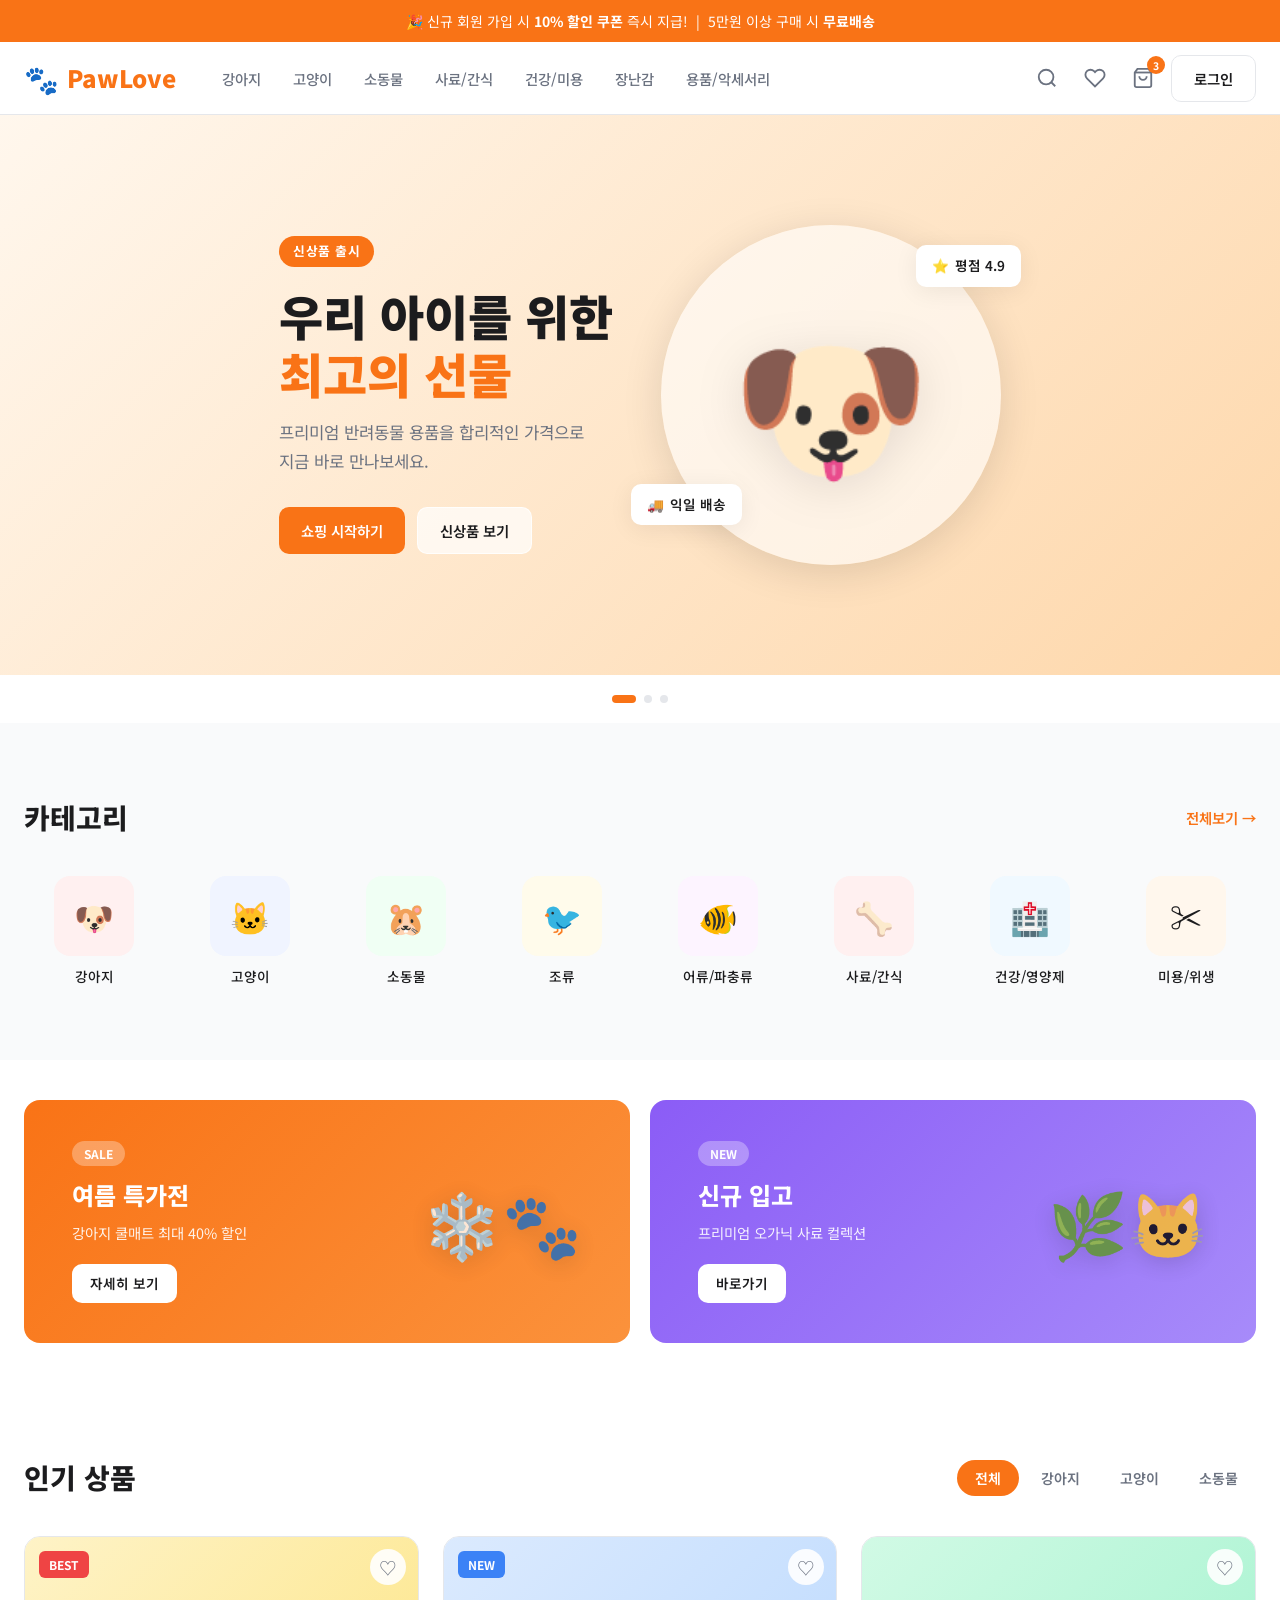
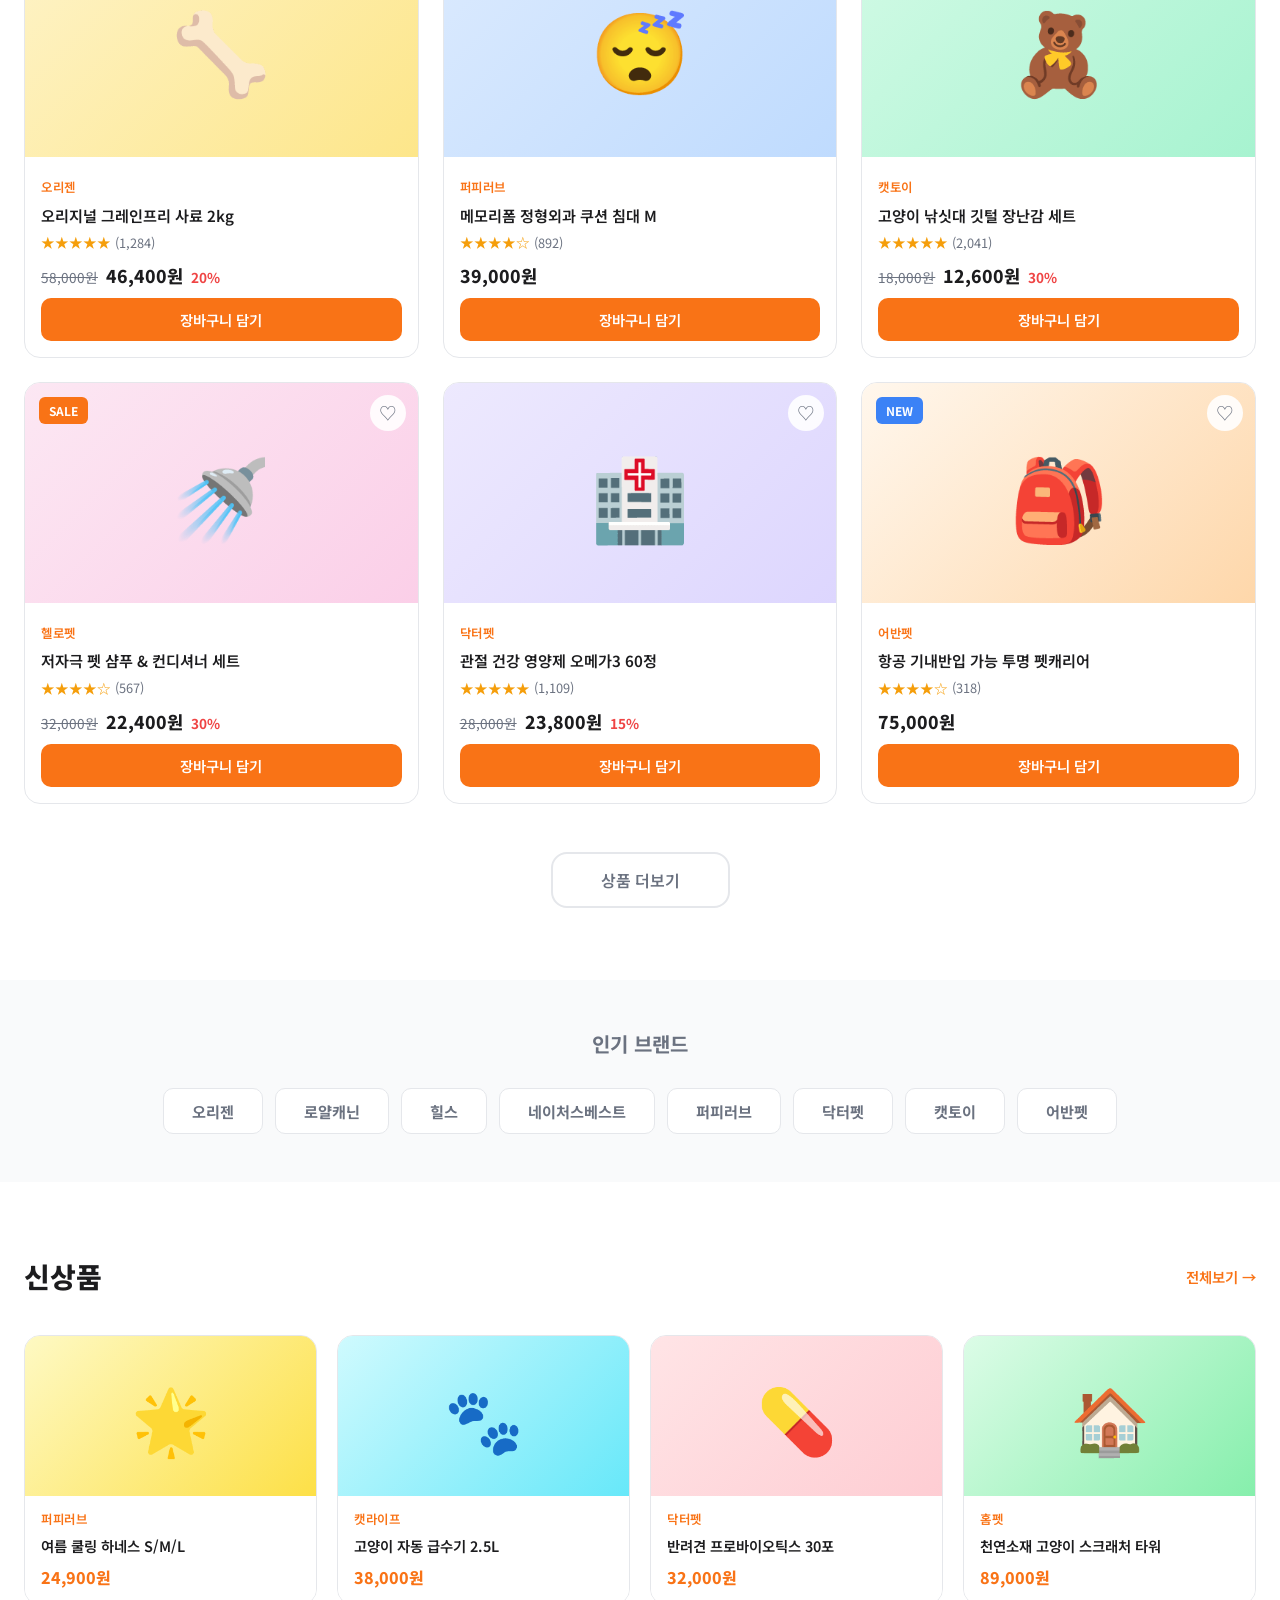
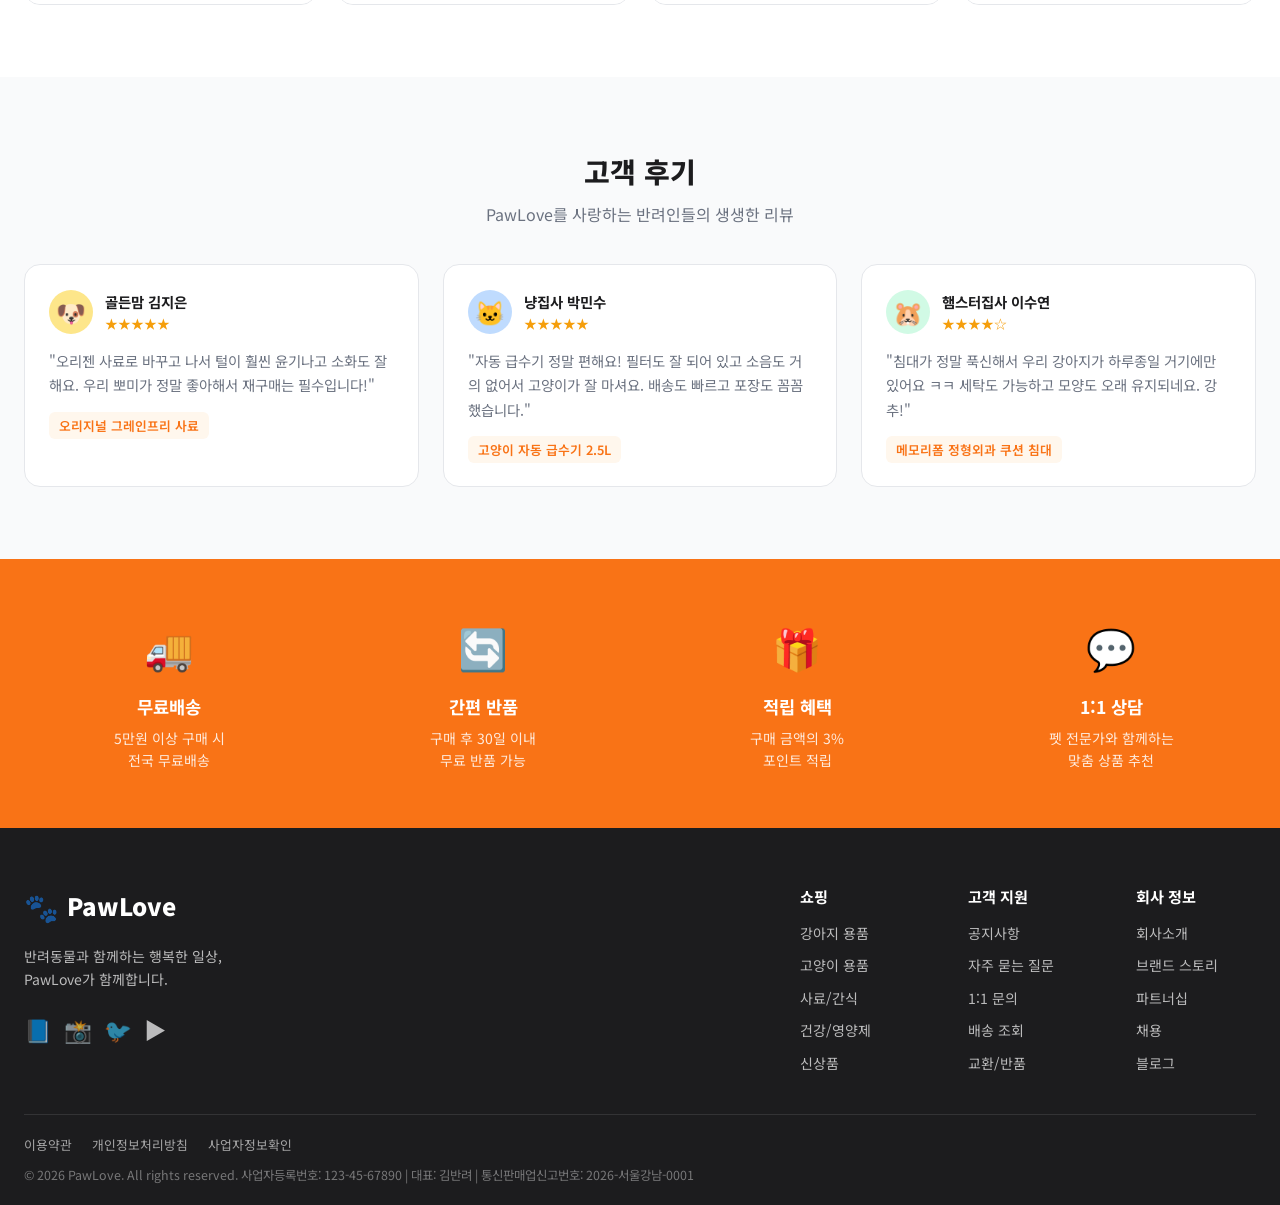
<file: index.html>
<!DOCTYPE html>
<html lang="ko">
<head>
  <meta charset="UTF-8" />
  <meta name="viewport" content="width=device-width, initial-scale=1.0" />
  <title>PawLove - 반려동물 전문 쇼핑몰</title>
  <link rel="stylesheet" href="style.css" />
  <link href="https://fonts.googleapis.com/css2?family=Noto+Sans+KR:wght@300;400;500;700;900&display=swap" rel="stylesheet" />
</head>
<body>

  <!-- 상단 공지 배너 -->
  <div class="top-banner">
    <p>🎉 신규 회원 가입 시 <strong>10% 할인 쿠폰</strong> 즉시 지급! &nbsp;|&nbsp; 5만원 이상 구매 시 <strong>무료배송</strong></p>
  </div>

  <!-- 헤더 -->
  <header class="header">
    <div class="container header-inner">
      <a href="#" class="logo">
        <span class="logo-icon">🐾</span>
        <span class="logo-text">PawLove</span>
      </a>

      <nav class="nav">
        <a href="#">강아지</a>
        <a href="#">고양이</a>
        <a href="#">소동물</a>
        <a href="#">사료/간식</a>
        <a href="#">건강/미용</a>
        <a href="#">장난감</a>
        <a href="#">용품/악세서리</a>
      </nav>

      <div class="header-actions">
        <button class="icon-btn" title="검색">
          <svg width="22" height="22" viewBox="0 0 24 24" fill="none" stroke="currentColor" stroke-width="2"><circle cx="11" cy="11" r="8"/><path d="m21 21-4.35-4.35"/></svg>
        </button>
        <button class="icon-btn" title="찜목록">
          <svg width="22" height="22" viewBox="0 0 24 24" fill="none" stroke="currentColor" stroke-width="2"><path d="M20.84 4.61a5.5 5.5 0 0 0-7.78 0L12 5.67l-1.06-1.06a5.5 5.5 0 0 0-7.78 7.78l1.06 1.06L12 21.23l7.78-7.78 1.06-1.06a5.5 5.5 0 0 0 0-7.78z"/></svg>
        </button>
        <button class="icon-btn cart-btn" title="장바구니">
          <svg width="22" height="22" viewBox="0 0 24 24" fill="none" stroke="currentColor" stroke-width="2"><path d="M6 2 3 6v14a2 2 0 0 0 2 2h14a2 2 0 0 0 2-2V6l-3-4z"/><line x1="3" y1="6" x2="21" y2="6"/><path d="M16 10a4 4 0 0 1-8 0"/></svg>
          <span class="cart-count">3</span>
        </button>
        <a href="#" class="btn btn-outline">로그인</a>
      </div>
    </div>
  </header>

  <!-- 히어로 섹션 -->
  <section class="hero">
    <div class="hero-slides">
      <div class="hero-slide active" style="background: linear-gradient(135deg, #fff7ed 0%, #fed7aa 100%);">
        <div class="container hero-content">
          <div class="hero-text">
            <span class="hero-badge">신상품 출시</span>
            <h1>우리 아이를 위한<br /><span class="highlight">최고의 선물</span></h1>
            <p>프리미엄 반려동물 용품을 합리적인 가격으로<br />지금 바로 만나보세요.</p>
            <div class="hero-btns">
              <a href="#" class="btn btn-primary">쇼핑 시작하기</a>
              <a href="#" class="btn btn-ghost">신상품 보기</a>
            </div>
          </div>
          <div class="hero-image">
            <div class="hero-img-wrapper">
              <div class="floating-card card-1">
                <span>⭐</span> 평점 4.9
              </div>
              <div class="floating-card card-2">
                <span>🚚</span> 익일 배송
              </div>
              <div class="pet-emoji-hero">🐶</div>
            </div>
          </div>
        </div>
      </div>
    </div>

    <div class="hero-dots">
      <span class="dot active"></span>
      <span class="dot"></span>
      <span class="dot"></span>
    </div>
  </section>

  <!-- 카테고리 섹션 -->
  <section class="section categories-section">
    <div class="container">
      <div class="section-header">
        <h2>카테고리</h2>
        <a href="#" class="view-all">전체보기 →</a>
      </div>
      <div class="categories-grid">
        <a href="#" class="category-card">
          <div class="category-icon" style="background:#fff0f0;">🐶</div>
          <span>강아지</span>
        </a>
        <a href="#" class="category-card">
          <div class="category-icon" style="background:#f0f4ff;">🐱</div>
          <span>고양이</span>
        </a>
        <a href="#" class="category-card">
          <div class="category-icon" style="background:#f0fff4;">🐹</div>
          <span>소동물</span>
        </a>
        <a href="#" class="category-card">
          <div class="category-icon" style="background:#fffbeb;">🐦</div>
          <span>조류</span>
        </a>
        <a href="#" class="category-card">
          <div class="category-icon" style="background:#fdf4ff;">🐠</div>
          <span>어류/파충류</span>
        </a>
        <a href="#" class="category-card">
          <div class="category-icon" style="background:#fff0f0;">🦴</div>
          <span>사료/간식</span>
        </a>
        <a href="#" class="category-card">
          <div class="category-icon" style="background:#f0f9ff;">🏥</div>
          <span>건강/영양제</span>
        </a>
        <a href="#" class="category-card">
          <div class="category-icon" style="background:#fff7ed;">✂️</div>
          <span>미용/위생</span>
        </a>
      </div>
    </div>
  </section>

  <!-- 프로모션 배너 -->
  <section class="promo-banners">
    <div class="container">
      <div class="promo-grid">
        <div class="promo-card promo-orange">
          <div class="promo-text">
            <span class="promo-tag">SALE</span>
            <h3>여름 특가전</h3>
            <p>강아지 쿨매트 최대 40% 할인</p>
            <a href="#" class="btn btn-white">자세히 보기</a>
          </div>
          <div class="promo-emoji">❄️🐾</div>
        </div>
        <div class="promo-card promo-purple">
          <div class="promo-text">
            <span class="promo-tag">NEW</span>
            <h3>신규 입고</h3>
            <p>프리미엄 오가닉 사료 컬렉션</p>
            <a href="#" class="btn btn-white">바로가기</a>
          </div>
          <div class="promo-emoji">🌿🐱</div>
        </div>
      </div>
    </div>
  </section>

  <!-- 인기 상품 -->
  <section class="section products-section">
    <div class="container">
      <div class="section-header">
        <h2>인기 상품</h2>
        <div class="tab-group">
          <button class="tab active">전체</button>
          <button class="tab">강아지</button>
          <button class="tab">고양이</button>
          <button class="tab">소동물</button>
        </div>
      </div>

      <div class="products-grid">

        <div class="product-card">
          <div class="product-img" style="background: linear-gradient(135deg, #fef3c7, #fde68a);">
            <div class="product-emoji">🦴</div>
            <span class="badge badge-hot">BEST</span>
            <button class="wish-btn">♡</button>
          </div>
          <div class="product-info">
            <span class="product-brand">오리젠</span>
            <h3 class="product-name">오리지널 그레인프리 사료 2kg</h3>
            <div class="product-rating">
              <span class="stars">★★★★★</span>
              <span class="review-count">(1,284)</span>
            </div>
            <div class="product-price">
              <span class="original-price">58,000원</span>
              <span class="sale-price">46,400원</span>
              <span class="discount-rate">20%</span>
            </div>
          </div>
          <button class="btn btn-primary add-cart">장바구니 담기</button>
        </div>

        <div class="product-card">
          <div class="product-img" style="background: linear-gradient(135deg, #dbeafe, #bfdbfe);">
            <div class="product-emoji">😴</div>
            <span class="badge badge-new">NEW</span>
            <button class="wish-btn">♡</button>
          </div>
          <div class="product-info">
            <span class="product-brand">퍼피러브</span>
            <h3 class="product-name">메모리폼 정형외과 쿠션 침대 M</h3>
            <div class="product-rating">
              <span class="stars">★★★★☆</span>
              <span class="review-count">(892)</span>
            </div>
            <div class="product-price">
              <span class="sale-price">39,000원</span>
            </div>
          </div>
          <button class="btn btn-primary add-cart">장바구니 담기</button>
        </div>

        <div class="product-card">
          <div class="product-img" style="background: linear-gradient(135deg, #d1fae5, #a7f3d0);">
            <div class="product-emoji">🧸</div>
            <button class="wish-btn">♡</button>
          </div>
          <div class="product-info">
            <span class="product-brand">캣토이</span>
            <h3 class="product-name">고양이 낚싯대 깃털 장난감 세트</h3>
            <div class="product-rating">
              <span class="stars">★★★★★</span>
              <span class="review-count">(2,041)</span>
            </div>
            <div class="product-price">
              <span class="original-price">18,000원</span>
              <span class="sale-price">12,600원</span>
              <span class="discount-rate">30%</span>
            </div>
          </div>
          <button class="btn btn-primary add-cart">장바구니 담기</button>
        </div>

        <div class="product-card">
          <div class="product-img" style="background: linear-gradient(135deg, #fce7f3, #fbcfe8);">
            <div class="product-emoji">🚿</div>
            <span class="badge badge-sale">SALE</span>
            <button class="wish-btn">♡</button>
          </div>
          <div class="product-info">
            <span class="product-brand">헬로펫</span>
            <h3 class="product-name">저자극 펫 샴푸 & 컨디셔너 세트</h3>
            <div class="product-rating">
              <span class="stars">★★★★☆</span>
              <span class="review-count">(567)</span>
            </div>
            <div class="product-price">
              <span class="original-price">32,000원</span>
              <span class="sale-price">22,400원</span>
              <span class="discount-rate">30%</span>
            </div>
          </div>
          <button class="btn btn-primary add-cart">장바구니 담기</button>
        </div>

        <div class="product-card">
          <div class="product-img" style="background: linear-gradient(135deg, #ede9fe, #ddd6fe);">
            <div class="product-emoji">🏥</div>
            <button class="wish-btn">♡</button>
          </div>
          <div class="product-info">
            <span class="product-brand">닥터펫</span>
            <h3 class="product-name">관절 건강 영양제 오메가3 60정</h3>
            <div class="product-rating">
              <span class="stars">★★★★★</span>
              <span class="review-count">(1,109)</span>
            </div>
            <div class="product-price">
              <span class="original-price">28,000원</span>
              <span class="sale-price">23,800원</span>
              <span class="discount-rate">15%</span>
            </div>
          </div>
          <button class="btn btn-primary add-cart">장바구니 담기</button>
        </div>

        <div class="product-card">
          <div class="product-img" style="background: linear-gradient(135deg, #fff7ed, #fed7aa);">
            <div class="product-emoji">🎒</div>
            <span class="badge badge-new">NEW</span>
            <button class="wish-btn">♡</button>
          </div>
          <div class="product-info">
            <span class="product-brand">어반펫</span>
            <h3 class="product-name">항공 기내반입 가능 투명 펫캐리어</h3>
            <div class="product-rating">
              <span class="stars">★★★★☆</span>
              <span class="review-count">(318)</span>
            </div>
            <div class="product-price">
              <span class="sale-price">75,000원</span>
            </div>
          </div>
          <button class="btn btn-primary add-cart">장바구니 담기</button>
        </div>

      </div>

      <div class="load-more-wrap">
        <button class="btn btn-outline-large">상품 더보기</button>
      </div>
    </div>
  </section>

  <!-- 브랜드 파트너 -->
  <section class="brands-section">
    <div class="container">
      <h2 class="brands-title">인기 브랜드</h2>
      <div class="brands-strip">
        <div class="brand-item">오리젠</div>
        <div class="brand-item">로얄캐닌</div>
        <div class="brand-item">힐스</div>
        <div class="brand-item">네이처스베스트</div>
        <div class="brand-item">퍼피러브</div>
        <div class="brand-item">닥터펫</div>
        <div class="brand-item">캣토이</div>
        <div class="brand-item">어반펫</div>
      </div>
    </div>
  </section>

  <!-- 신상품 섹션 -->
  <section class="section new-arrivals">
    <div class="container">
      <div class="section-header">
        <h2>신상품</h2>
        <a href="#" class="view-all">전체보기 →</a>
      </div>
      <div class="new-arrivals-grid">

        <div class="new-arrival-card">
          <div class="na-img" style="background:linear-gradient(135deg,#fef9c3,#fde047);">
            <div class="na-emoji">🌟</div>
          </div>
          <div class="na-info">
            <span class="product-brand">퍼피러브</span>
            <h4>여름 쿨링 하네스 S/M/L</h4>
            <span class="na-price">24,900원</span>
          </div>
        </div>

        <div class="new-arrival-card">
          <div class="na-img" style="background:linear-gradient(135deg,#cffafe,#67e8f9);">
            <div class="na-emoji">🐾</div>
          </div>
          <div class="na-info">
            <span class="product-brand">캣라이프</span>
            <h4>고양이 자동 급수기 2.5L</h4>
            <span class="na-price">38,000원</span>
          </div>
        </div>

        <div class="new-arrival-card">
          <div class="na-img" style="background:linear-gradient(135deg,#ffe4e6,#fecdd3);">
            <div class="na-emoji">💊</div>
          </div>
          <div class="na-info">
            <span class="product-brand">닥터펫</span>
            <h4>반려견 프로바이오틱스 30포</h4>
            <span class="na-price">32,000원</span>
          </div>
        </div>

        <div class="new-arrival-card">
          <div class="na-img" style="background:linear-gradient(135deg,#dcfce7,#86efac);">
            <div class="na-emoji">🏠</div>
          </div>
          <div class="na-info">
            <span class="product-brand">홈펫</span>
            <h4>천연소재 고양이 스크래처 타워</h4>
            <span class="na-price">89,000원</span>
          </div>
        </div>

      </div>
    </div>
  </section>

  <!-- 고객 후기 -->
  <section class="section reviews-section">
    <div class="container">
      <div class="section-header center">
        <h2>고객 후기</h2>
        <p>PawLove를 사랑하는 반려인들의 생생한 리뷰</p>
      </div>
      <div class="reviews-grid">

        <div class="review-card">
          <div class="review-top">
            <div class="reviewer-avatar" style="background:#fde68a;">🐶</div>
            <div>
              <strong>골든맘 김지은</strong>
              <div class="stars small">★★★★★</div>
            </div>
          </div>
          <p class="review-text">"오리젠 사료로 바꾸고 나서 털이 훨씬 윤기나고 소화도 잘 해요. 우리 뽀미가 정말 좋아해서 재구매는 필수입니다!"</p>
          <span class="review-product">오리지널 그레인프리 사료</span>
        </div>

        <div class="review-card">
          <div class="review-top">
            <div class="reviewer-avatar" style="background:#bfdbfe;">🐱</div>
            <div>
              <strong>냥집사 박민수</strong>
              <div class="stars small">★★★★★</div>
            </div>
          </div>
          <p class="review-text">"자동 급수기 정말 편해요! 필터도 잘 되어 있고 소음도 거의 없어서 고양이가 잘 마셔요. 배송도 빠르고 포장도 꼼꼼했습니다."</p>
          <span class="review-product">고양이 자동 급수기 2.5L</span>
        </div>

        <div class="review-card">
          <div class="review-top">
            <div class="reviewer-avatar" style="background:#d1fae5;">🐹</div>
            <div>
              <strong>햄스터집사 이수연</strong>
              <div class="stars small">★★★★☆</div>
            </div>
          </div>
          <p class="review-text">"침대가 정말 푹신해서 우리 강아지가 하루종일 거기에만 있어요 ㅋㅋ 세탁도 가능하고 모양도 오래 유지되네요. 강추!"</p>
          <span class="review-product">메모리폼 정형외과 쿠션 침대</span>
        </div>

      </div>
    </div>
  </section>

  <!-- 혜택 섹션 -->
  <section class="benefits-section">
    <div class="container">
      <div class="benefits-grid">
        <div class="benefit-item">
          <div class="benefit-icon">🚚</div>
          <h4>무료배송</h4>
          <p>5만원 이상 구매 시<br />전국 무료배송</p>
        </div>
        <div class="benefit-item">
          <div class="benefit-icon">🔄</div>
          <h4>간편 반품</h4>
          <p>구매 후 30일 이내<br />무료 반품 가능</p>
        </div>
        <div class="benefit-item">
          <div class="benefit-icon">🎁</div>
          <h4>적립 혜택</h4>
          <p>구매 금액의 3%<br />포인트 적립</p>
        </div>
        <div class="benefit-item">
          <div class="benefit-icon">💬</div>
          <h4>1:1 상담</h4>
          <p>펫 전문가와 함께하는<br />맞춤 상품 추천</p>
        </div>
      </div>
    </div>
  </section>

  <!-- 푸터 -->
  <footer class="footer">
    <div class="container">
      <div class="footer-top">
        <div class="footer-brand">
          <a href="#" class="logo">
            <span class="logo-icon">🐾</span>
            <span class="logo-text" style="color:#fff;">PawLove</span>
          </a>
          <p>반려동물과 함께하는 행복한 일상,<br />PawLove가 함께합니다.</p>
          <div class="social-links">
            <a href="#">📘</a>
            <a href="#">📸</a>
            <a href="#">🐦</a>
            <a href="#">▶️</a>
          </div>
        </div>

        <div class="footer-links">
          <div class="footer-col">
            <h5>쇼핑</h5>
            <a href="#">강아지 용품</a>
            <a href="#">고양이 용품</a>
            <a href="#">사료/간식</a>
            <a href="#">건강/영양제</a>
            <a href="#">신상품</a>
          </div>
          <div class="footer-col">
            <h5>고객 지원</h5>
            <a href="#">공지사항</a>
            <a href="#">자주 묻는 질문</a>
            <a href="#">1:1 문의</a>
            <a href="#">배송 조회</a>
            <a href="#">교환/반품</a>
          </div>
          <div class="footer-col">
            <h5>회사 정보</h5>
            <a href="#">회사소개</a>
            <a href="#">브랜드 스토리</a>
            <a href="#">파트너십</a>
            <a href="#">채용</a>
            <a href="#">블로그</a>
          </div>
        </div>
      </div>

      <div class="footer-bottom">
        <div class="footer-legal">
          <a href="#">이용약관</a>
          <a href="#">개인정보처리방침</a>
          <a href="#">사업자정보확인</a>
        </div>
        <p class="copyright">© 2026 PawLove. All rights reserved. 사업자등록번호: 123-45-67890 | 대표: 김반려 | 통신판매업신고번호: 2026-서울강남-0001</p>
      </div>
    </div>
  </footer>

  <script src="script.js"></script>
</body>
</html>
</file>
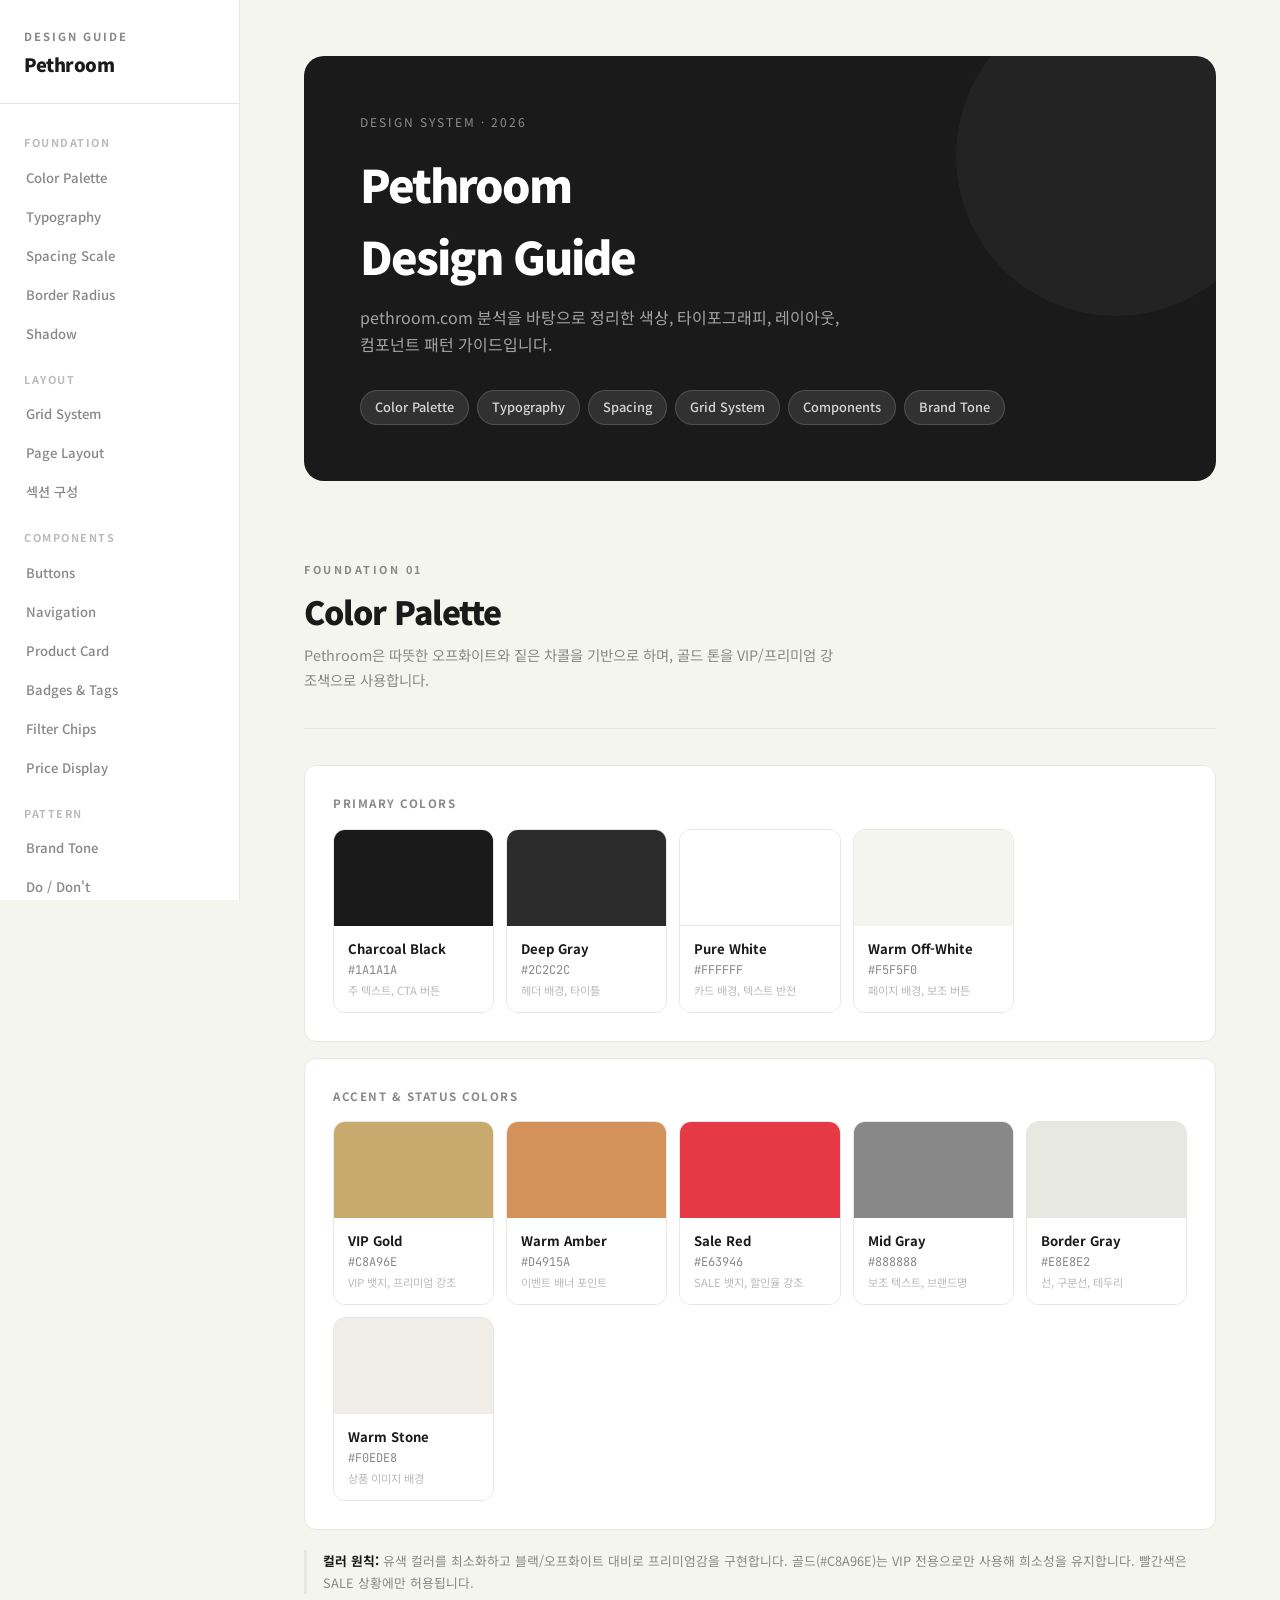
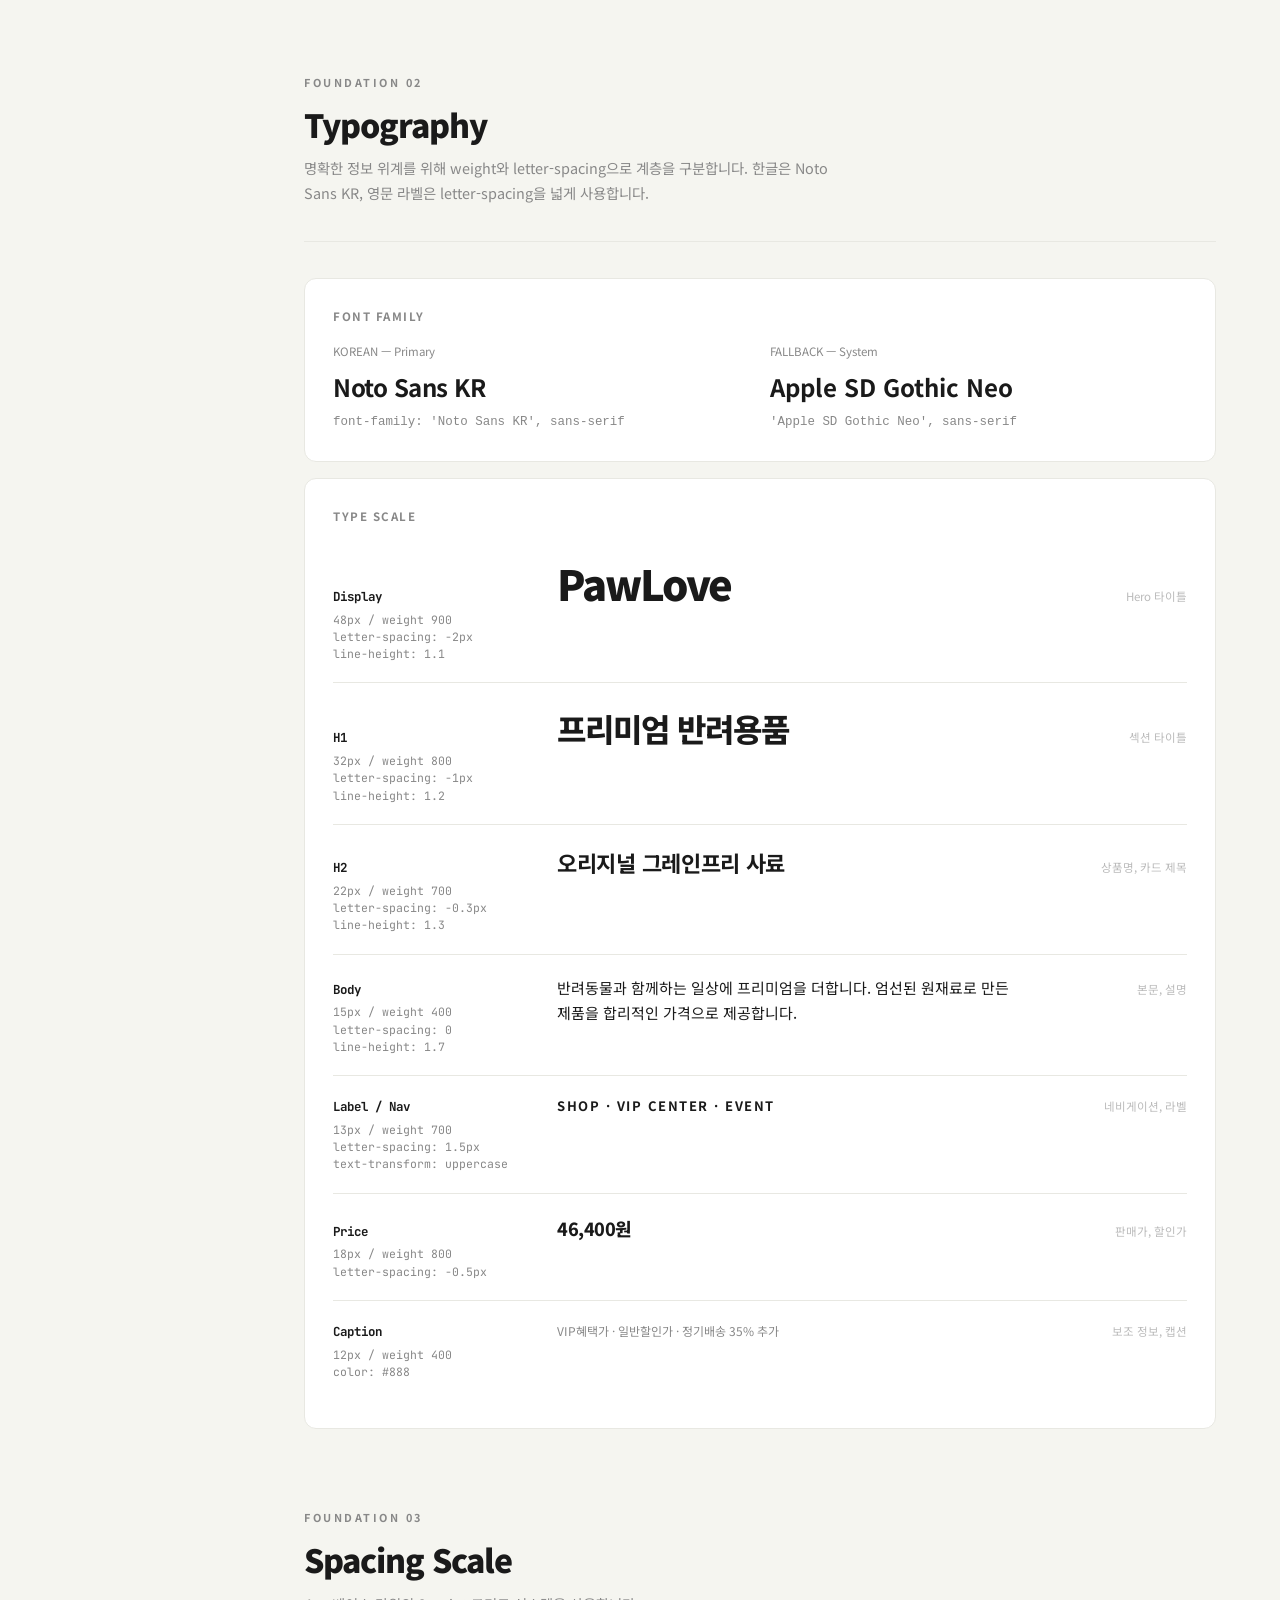
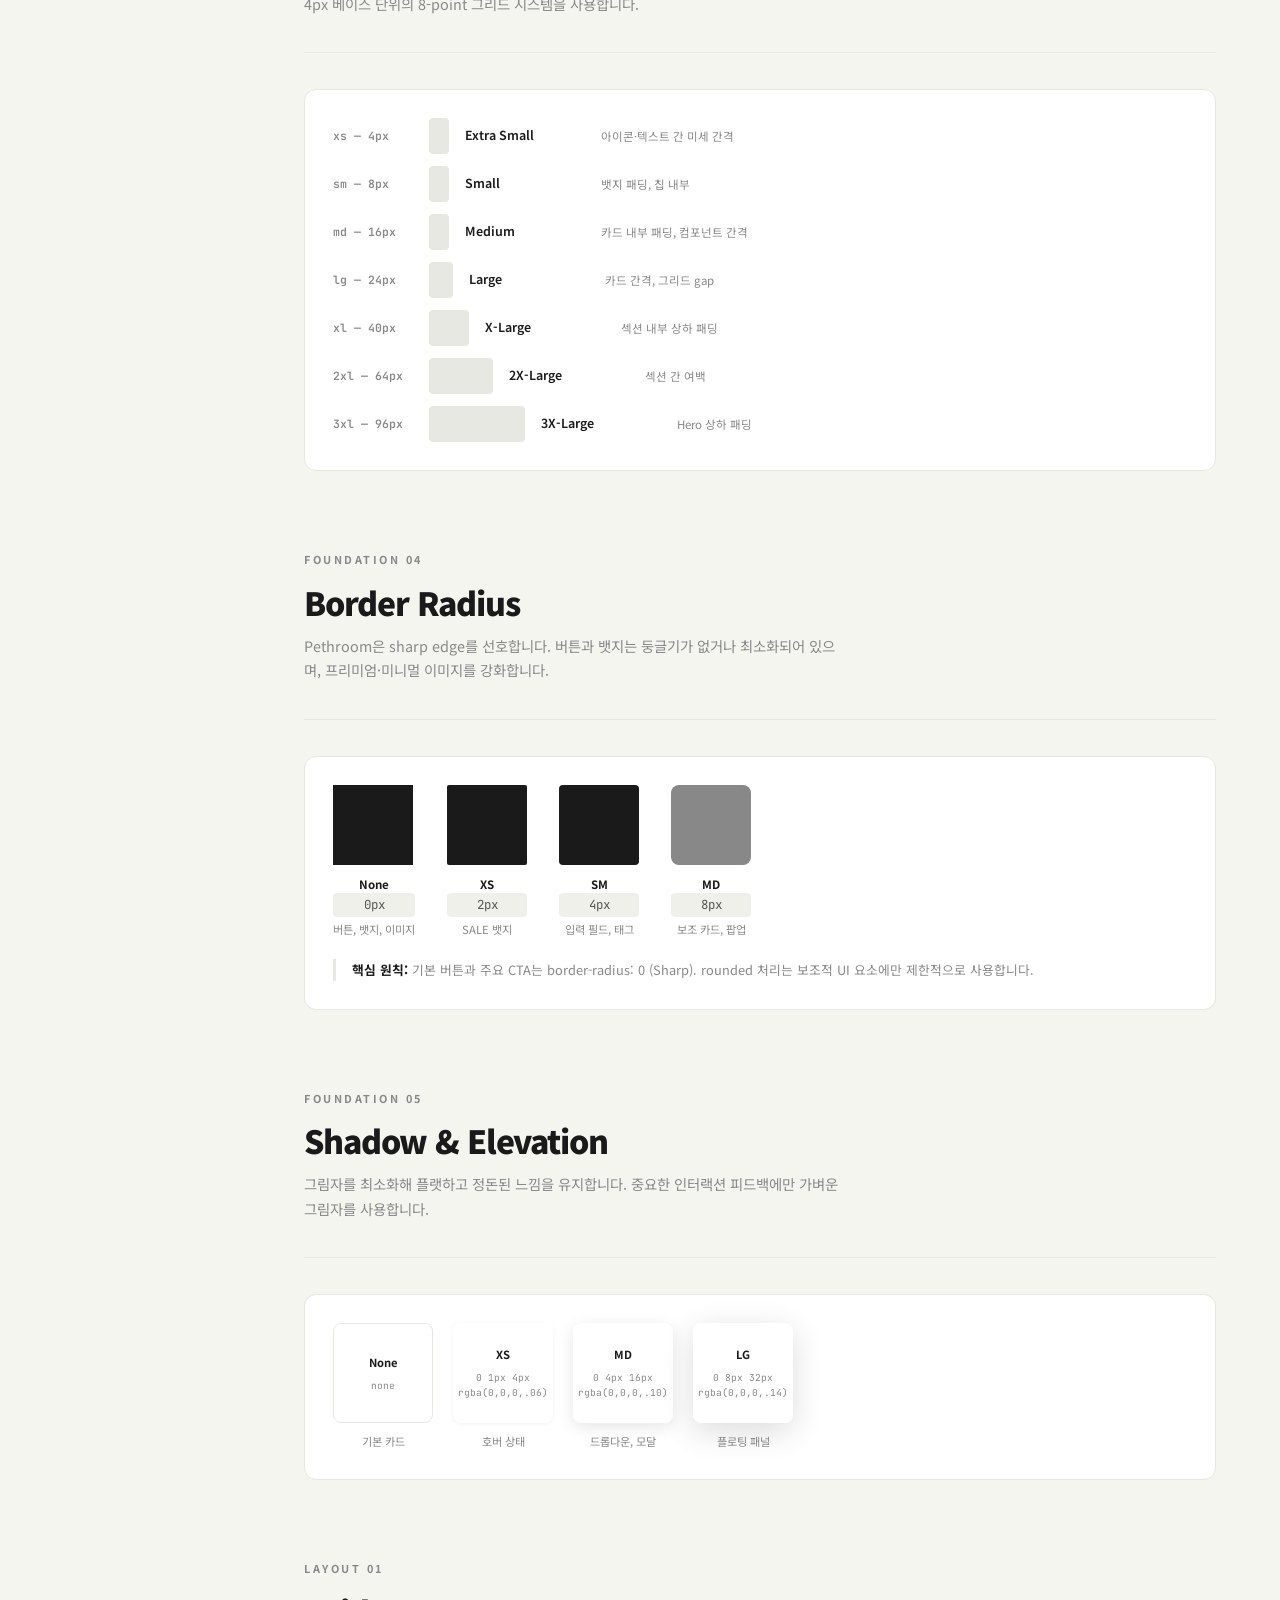
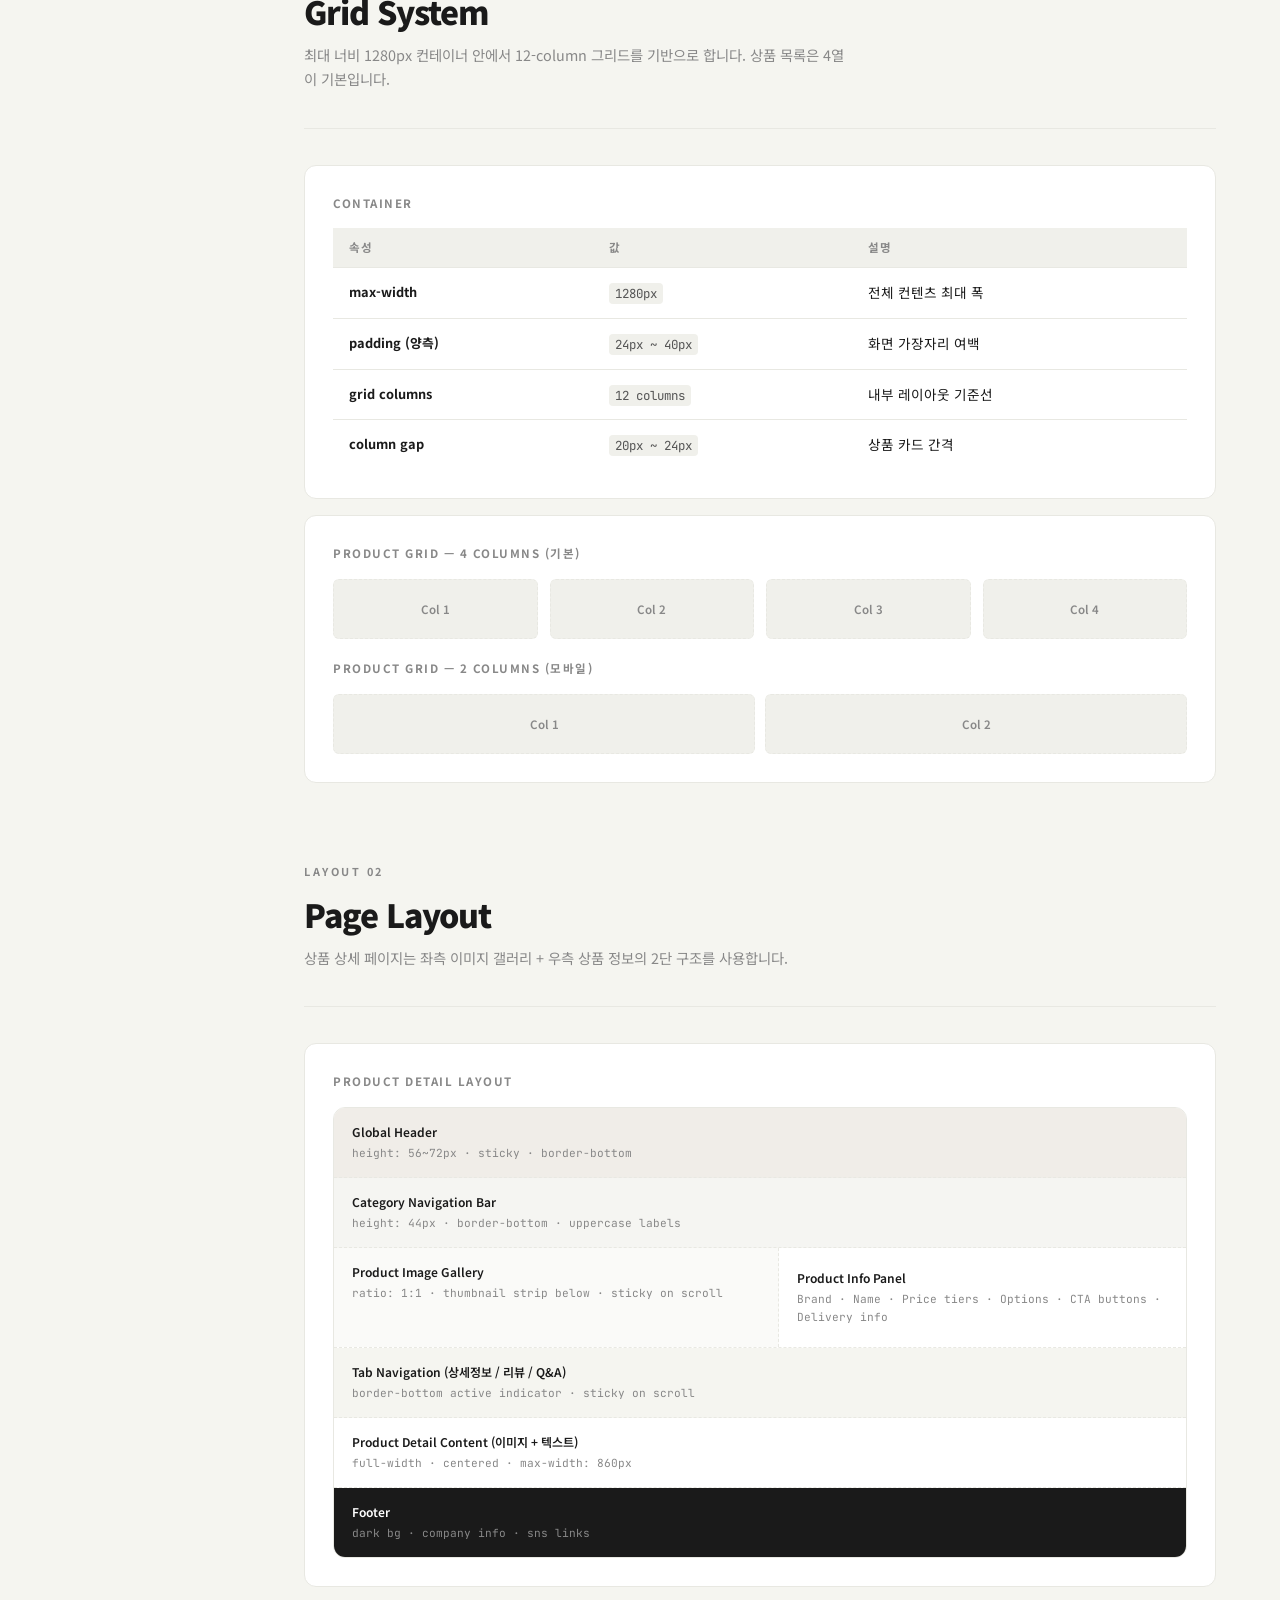
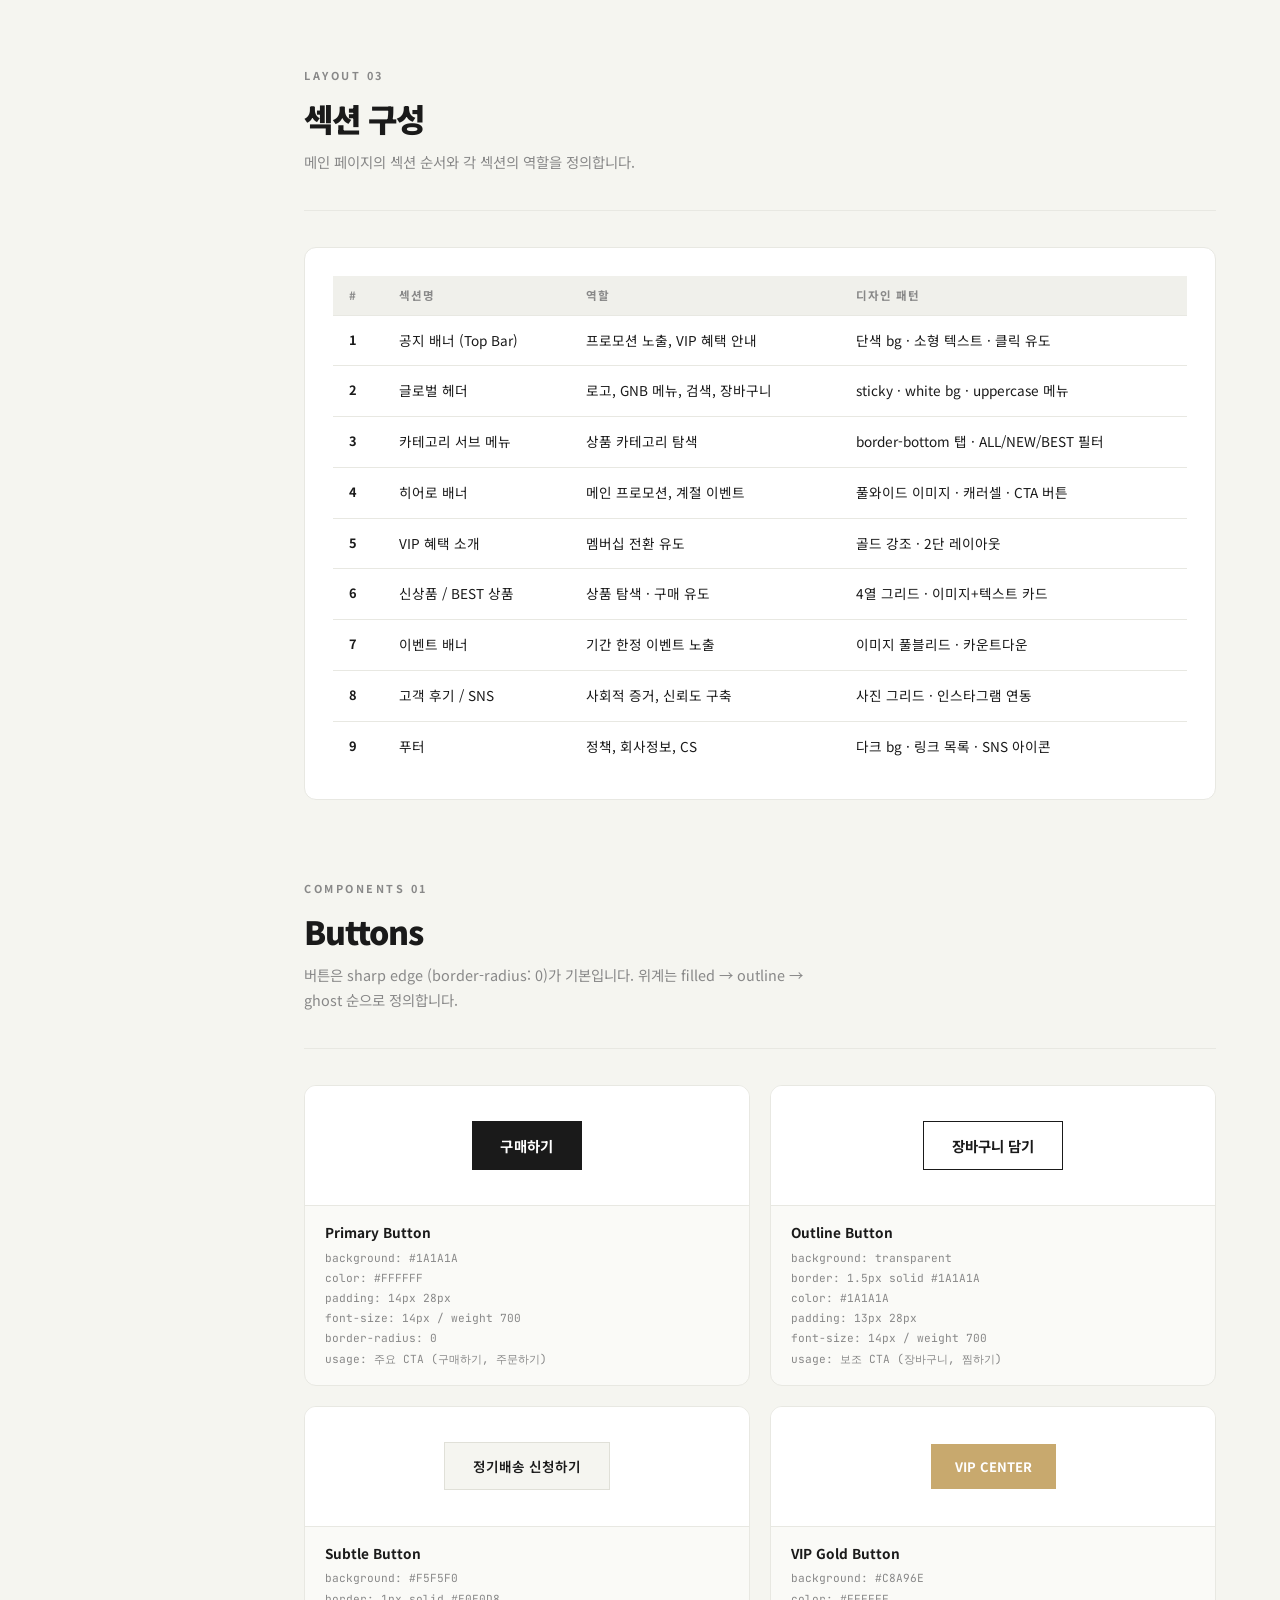
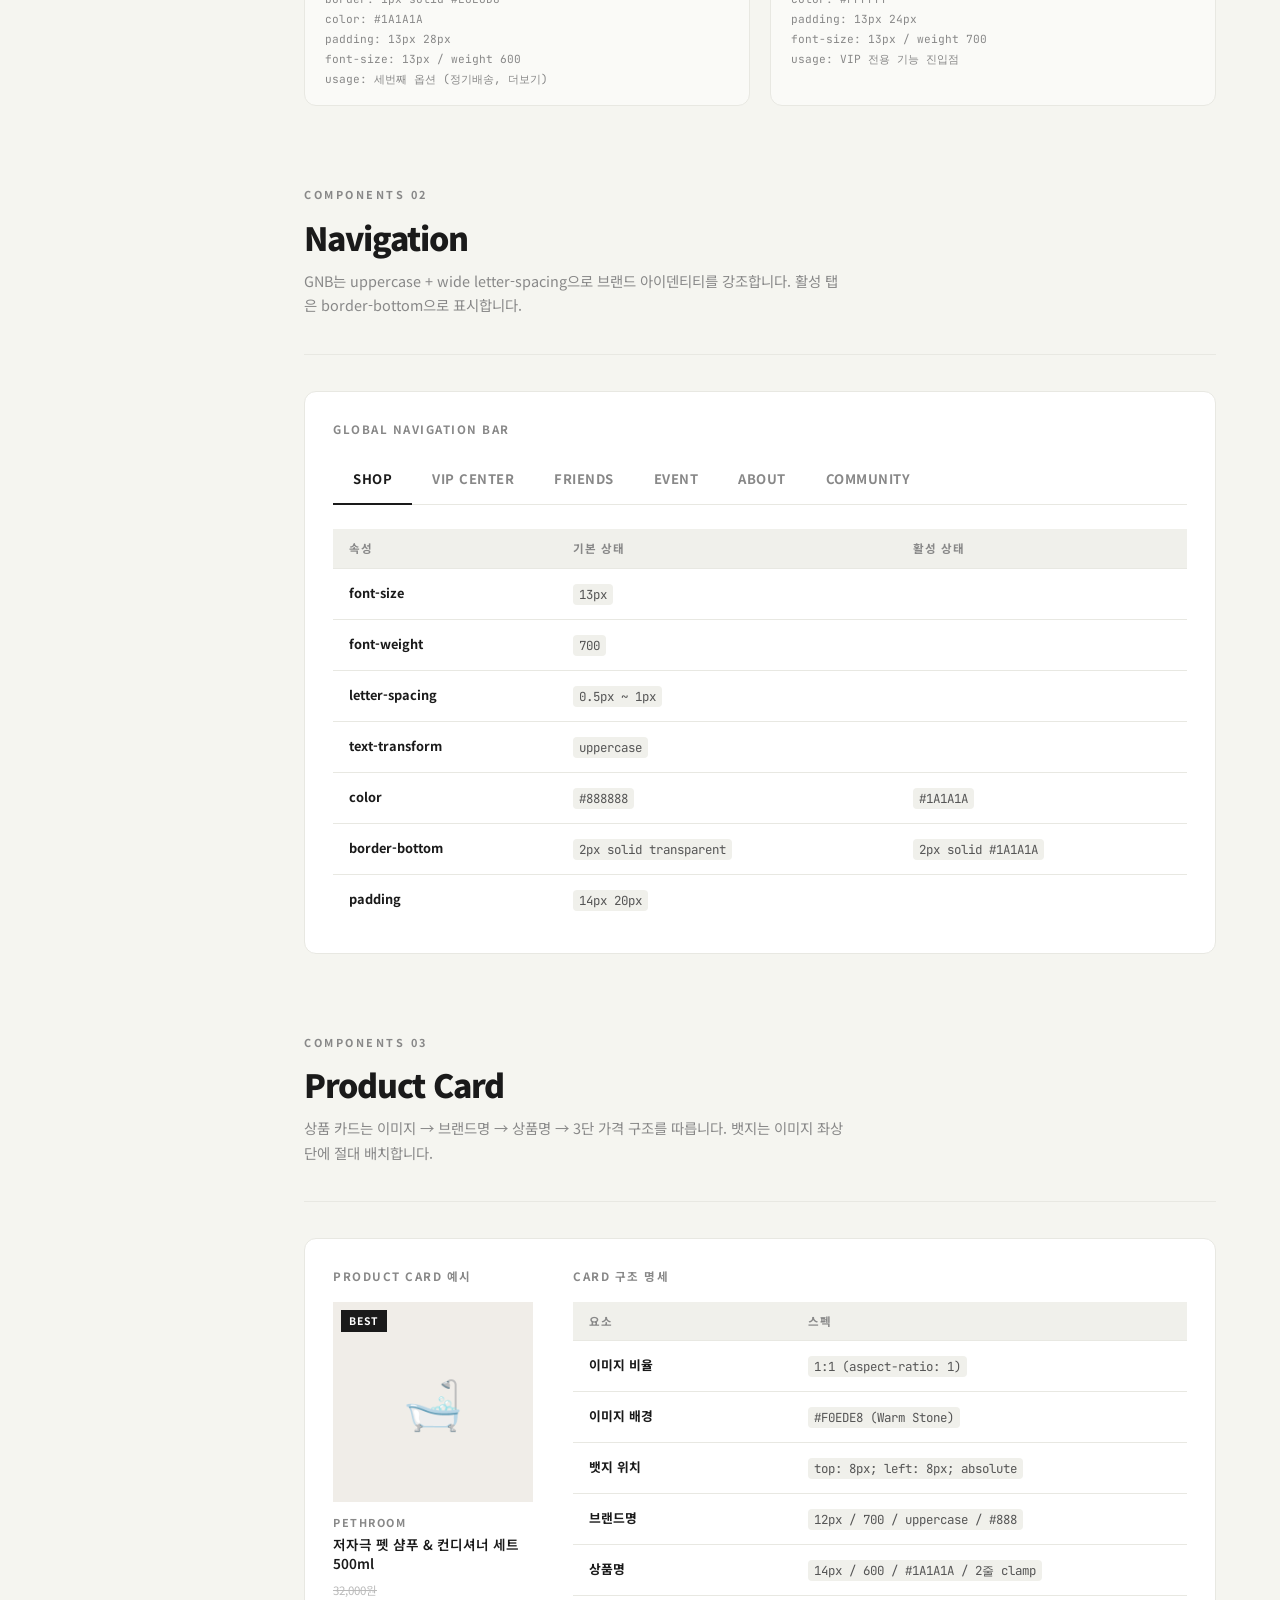
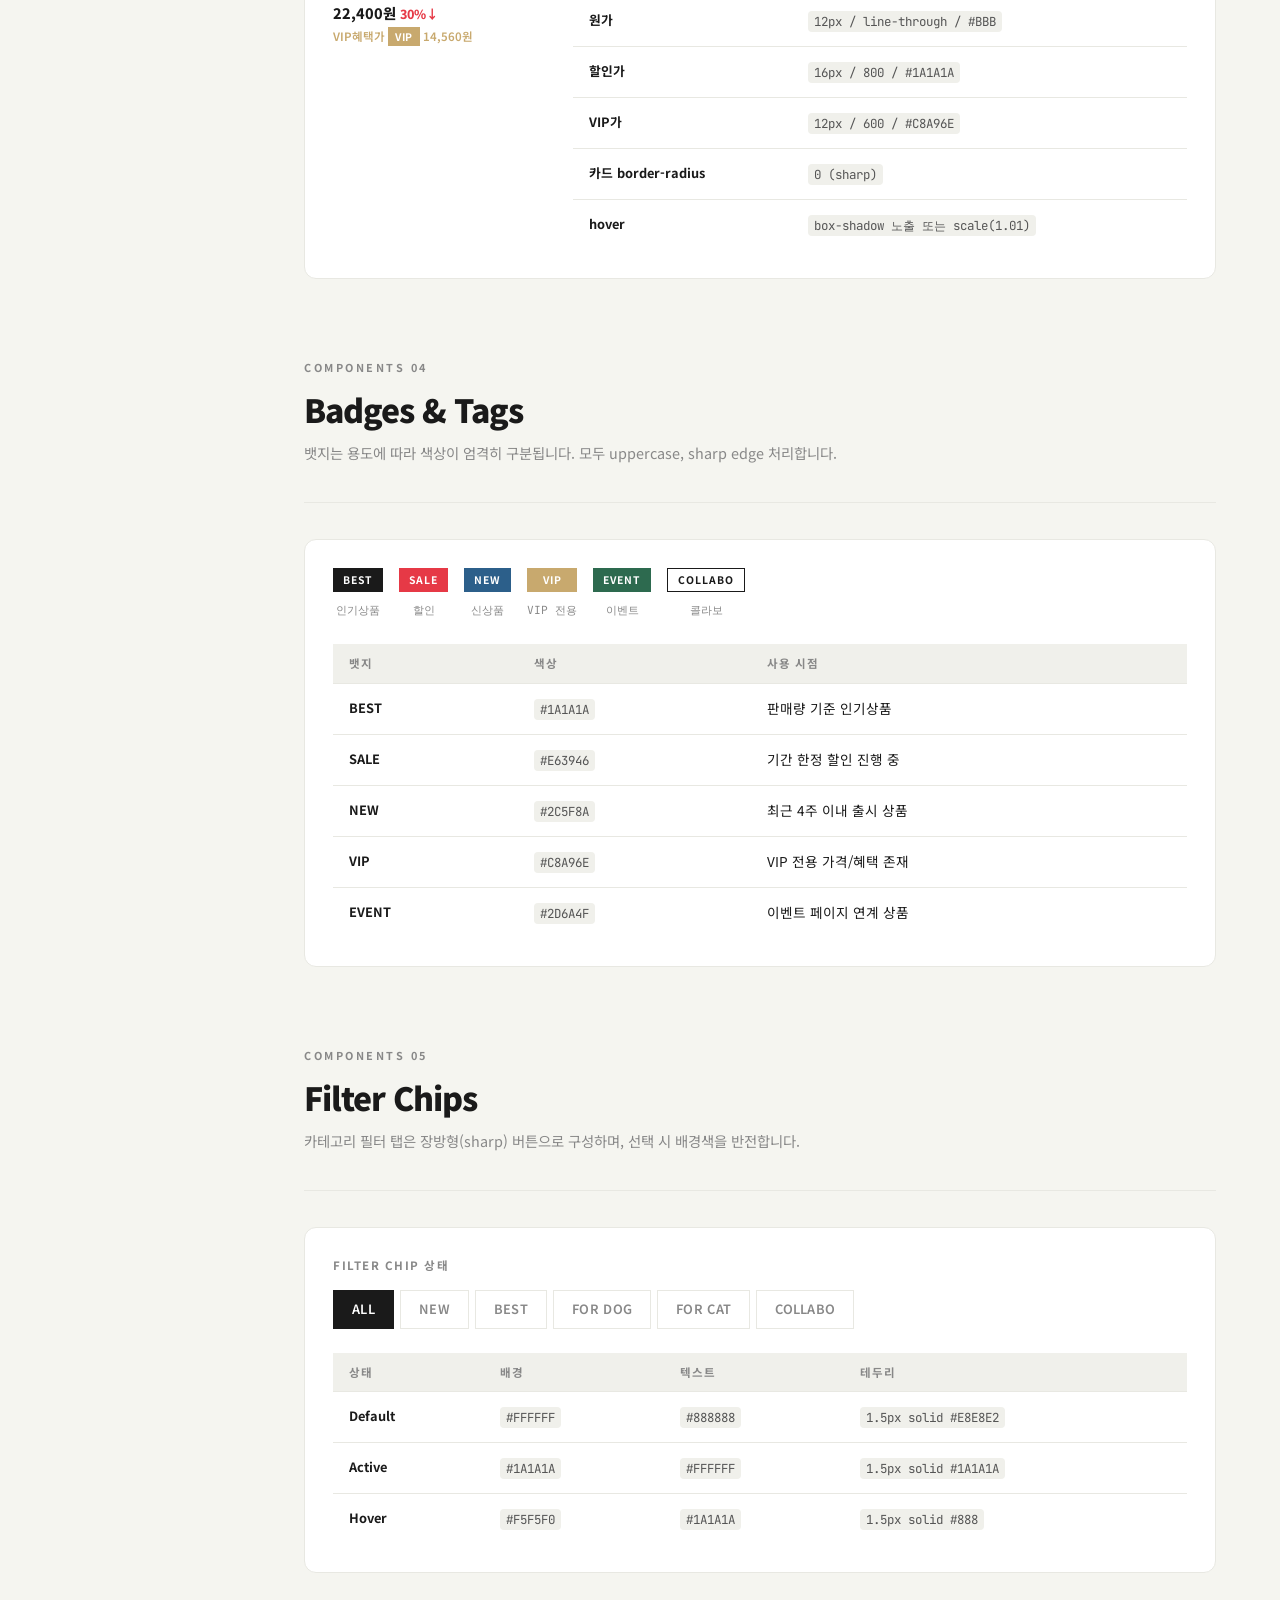
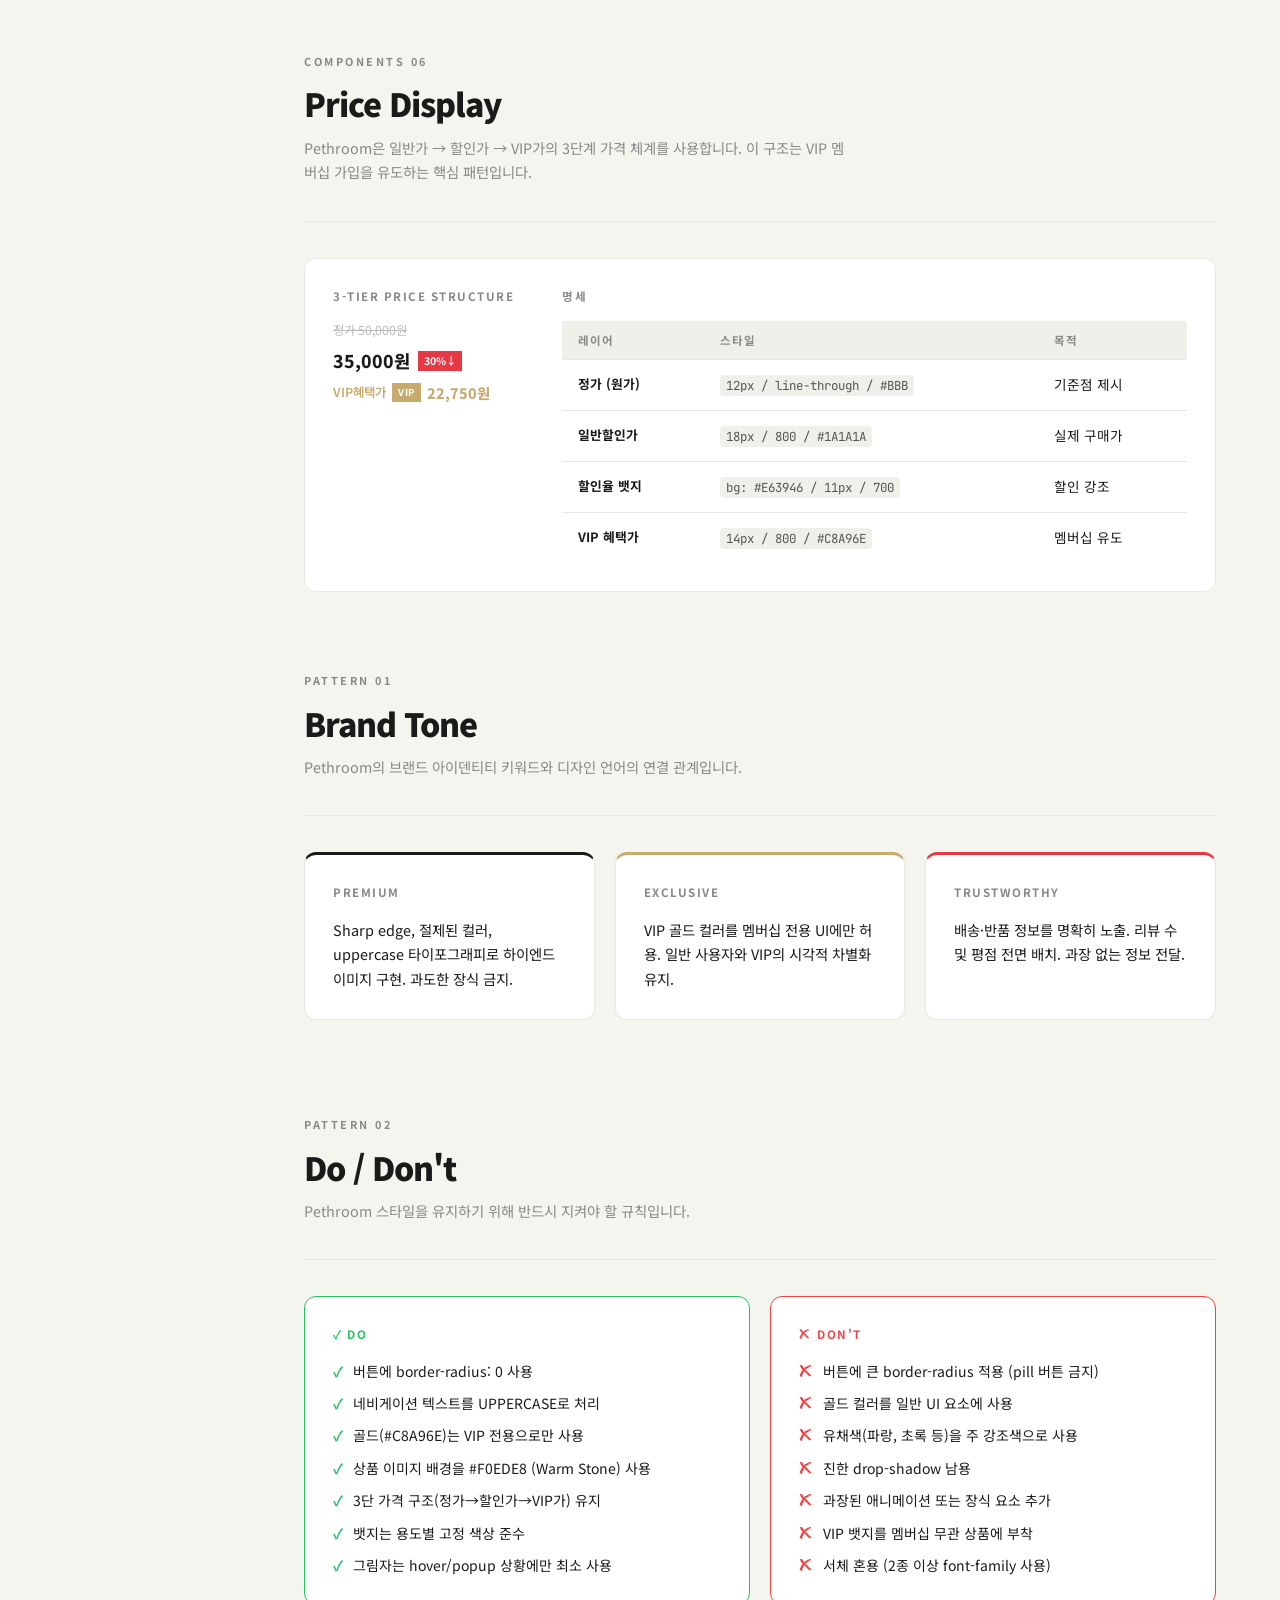
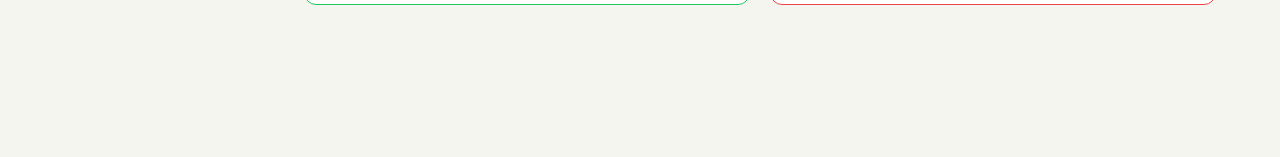
<file: design-guide.html>
<!DOCTYPE html>
<html lang="ko">
<head>
  <meta charset="UTF-8" />
  <meta name="viewport" content="width=device-width, initial-scale=1.0" />
  <title>Pethroom 디자인 가이드</title>
  <link href="https://fonts.googleapis.com/css2?family=Noto+Sans+KR:wght@300;400;500;700;900&family=JetBrains+Mono:wght@400;600&display=swap" rel="stylesheet" />
  <style>
    *, *::before, *::after { box-sizing: border-box; margin: 0; padding: 0; }

    :root {
      --bg: #f5f5f0;
      --surface: #ffffff;
      --surface-2: #fafaf7;
      --border: #e8e8e2;
      --text: #1a1a1a;
      --text-muted: #888;
      --text-light: #bbb;
      --accent: #2c2c2c;
      --tag-bg: #f0f0eb;
      --radius: 12px;
      --radius-sm: 6px;
      --mono: 'JetBrains Mono', monospace;
    }

    body {
      font-family: 'Noto Sans KR', sans-serif;
      background: var(--bg);
      color: var(--text);
      line-height: 1.6;
    }

    /* ── LAYOUT ── */
    .sidebar {
      position: fixed;
      left: 0; top: 0;
      width: 240px;
      height: 100vh;
      background: var(--surface);
      border-right: 1px solid var(--border);
      overflow-y: auto;
      padding: 28px 0;
      z-index: 100;
    }

    .sidebar-logo {
      padding: 0 24px 24px;
      border-bottom: 1px solid var(--border);
      margin-bottom: 12px;
    }

    .sidebar-logo .site-name {
      font-size: 0.7rem;
      font-weight: 700;
      letter-spacing: 2px;
      text-transform: uppercase;
      color: var(--text-muted);
      display: block;
      margin-bottom: 4px;
    }

    .sidebar-logo h1 {
      font-size: 1.15rem;
      font-weight: 900;
      letter-spacing: -0.5px;
    }

    .sidebar nav a {
      display: block;
      padding: 9px 24px;
      font-size: 0.82rem;
      font-weight: 500;
      color: var(--text-muted);
      text-decoration: none;
      transition: all .15s;
      border-left: 2px solid transparent;
    }

    .sidebar nav a:hover {
      color: var(--text);
      background: var(--tag-bg);
      border-left-color: var(--text);
    }

    .sidebar nav .section-label {
      display: block;
      padding: 18px 24px 6px;
      font-size: 0.68rem;
      font-weight: 700;
      letter-spacing: 1.5px;
      text-transform: uppercase;
      color: var(--text-light);
    }

    .main {
      margin-left: 240px;
      padding: 56px 64px;
      max-width: 1200px;
    }

    /* ── SECTIONS ── */
    .section {
      margin-bottom: 80px;
    }

    .section-title {
      font-size: 0.68rem;
      font-weight: 700;
      letter-spacing: 2.5px;
      text-transform: uppercase;
      color: var(--text-muted);
      margin-bottom: 8px;
    }

    .section-heading {
      font-size: 2rem;
      font-weight: 900;
      letter-spacing: -1px;
      margin-bottom: 6px;
    }

    .section-desc {
      font-size: 0.9rem;
      color: var(--text-muted);
      margin-bottom: 36px;
      max-width: 540px;
      line-height: 1.7;
    }

    .divider {
      height: 1px;
      background: var(--border);
      margin-bottom: 36px;
    }

    /* ── HERO HEADER ── */
    .guide-hero {
      background: var(--text);
      color: #fff;
      border-radius: 20px;
      padding: 56px;
      margin-bottom: 80px;
      position: relative;
      overflow: hidden;
    }

    .guide-hero::before {
      content: '';
      position: absolute;
      right: -60px; top: -60px;
      width: 320px; height: 320px;
      background: rgba(255,255,255,.04);
      border-radius: 50%;
    }

    .guide-hero .meta {
      font-size: 0.75rem;
      letter-spacing: 2px;
      text-transform: uppercase;
      opacity: .5;
      margin-bottom: 16px;
    }

    .guide-hero h1 {
      font-size: 2.8rem;
      font-weight: 900;
      letter-spacing: -2px;
      margin-bottom: 12px;
    }

    .guide-hero p {
      opacity: .6;
      font-size: 1rem;
      max-width: 480px;
      line-height: 1.7;
      margin-bottom: 32px;
    }

    .guide-hero .tags {
      display: flex;
      gap: 8px;
      flex-wrap: wrap;
    }

    .guide-hero .tag {
      background: rgba(255,255,255,.1);
      border: 1px solid rgba(255,255,255,.15);
      color: rgba(255,255,255,.8);
      padding: 6px 14px;
      border-radius: 100px;
      font-size: 0.8rem;
      font-weight: 500;
    }

    /* ── CARD ── */
    .card {
      background: var(--surface);
      border: 1px solid var(--border);
      border-radius: var(--radius);
      padding: 28px;
      margin-bottom: 16px;
    }

    .card-label {
      font-size: 0.72rem;
      font-weight: 700;
      letter-spacing: 1.5px;
      text-transform: uppercase;
      color: var(--text-muted);
      margin-bottom: 16px;
    }

    /* ── COLOR PALETTE ── */
    .palette-grid {
      display: grid;
      grid-template-columns: repeat(auto-fill, minmax(160px, 1fr));
      gap: 12px;
    }

    .color-swatch {
      border-radius: var(--radius);
      overflow: hidden;
      border: 1px solid var(--border);
    }

    .swatch-block {
      height: 96px;
    }

    .swatch-info {
      background: var(--surface);
      padding: 12px 14px;
    }

    .swatch-name {
      font-size: 0.82rem;
      font-weight: 700;
      margin-bottom: 2px;
    }

    .swatch-hex {
      font-family: var(--mono);
      font-size: 0.75rem;
      color: var(--text-muted);
    }

    .swatch-role {
      font-size: 0.7rem;
      color: var(--text-light);
      margin-top: 2px;
    }

    /* ── TYPOGRAPHY ── */
    .type-samples {
      display: flex;
      flex-direction: column;
      gap: 0;
    }

    .type-row {
      display: grid;
      grid-template-columns: 200px 1fr 140px;
      align-items: baseline;
      gap: 24px;
      padding: 20px 0;
      border-bottom: 1px solid var(--border);
    }

    .type-row:last-child { border-bottom: none; }

    .type-meta {
      font-family: var(--mono);
      font-size: 0.72rem;
      color: var(--text-muted);
      line-height: 1.5;
    }

    .type-meta strong {
      display: block;
      color: var(--text);
      font-size: 0.78rem;
      margin-bottom: 4px;
    }

    .type-usage {
      font-size: 0.72rem;
      color: var(--text-light);
      text-align: right;
    }

    /* ── SPACING ── */
    .spacing-grid {
      display: flex;
      flex-direction: column;
      gap: 12px;
    }

    .spacing-row {
      display: flex;
      align-items: center;
      gap: 16px;
    }

    .spacing-bar {
      background: #e8e8e2;
      height: 36px;
      border-radius: 4px;
      position: relative;
      display: flex;
      align-items: center;
      padding: 0 10px;
    }

    .spacing-label {
      font-family: var(--mono);
      font-size: 0.72rem;
      font-weight: 600;
      min-width: 80px;
      color: var(--text-muted);
    }

    .spacing-name {
      font-size: 0.78rem;
      font-weight: 600;
      min-width: 120px;
    }

    .spacing-note {
      font-size: 0.72rem;
      color: var(--text-muted);
    }

    /* ── COMPONENT GRID ── */
    .comp-grid {
      display: grid;
      grid-template-columns: 1fr 1fr;
      gap: 20px;
    }

    .comp-card {
      background: var(--surface-2);
      border: 1px solid var(--border);
      border-radius: var(--radius);
      overflow: hidden;
    }

    .comp-preview {
      padding: 32px;
      display: flex;
      align-items: center;
      justify-content: center;
      min-height: 120px;
      border-bottom: 1px solid var(--border);
      background: var(--surface);
    }

    .comp-details {
      padding: 16px 20px;
    }

    .comp-name {
      font-size: 0.85rem;
      font-weight: 700;
      margin-bottom: 4px;
    }

    .comp-spec {
      font-family: var(--mono);
      font-size: 0.7rem;
      color: var(--text-muted);
      line-height: 1.8;
    }

    /* ── PETHROOM ACTUAL COMPONENTS ── */

    /* Buttons */
    .btn-ph-primary {
      background: #1a1a1a;
      color: #fff;
      border: none;
      padding: 14px 28px;
      font-size: 0.9rem;
      font-weight: 700;
      letter-spacing: 0.3px;
      cursor: pointer;
      font-family: 'Noto Sans KR', sans-serif;
    }

    .btn-ph-outline {
      background: transparent;
      color: #1a1a1a;
      border: 1.5px solid #1a1a1a;
      padding: 13px 28px;
      font-size: 0.9rem;
      font-weight: 700;
      cursor: pointer;
      font-family: 'Noto Sans KR', sans-serif;
    }

    .btn-ph-cart {
      background: #f5f5f0;
      color: #1a1a1a;
      border: 1px solid #e0e0d8;
      padding: 13px 28px;
      font-size: 0.85rem;
      font-weight: 600;
      cursor: pointer;
      font-family: 'Noto Sans KR', sans-serif;
    }

    /* Product card */
    .product-card-preview {
      width: 200px;
      font-family: 'Noto Sans KR', sans-serif;
    }

    .pc-img {
      width: 100%;
      aspect-ratio: 1/1;
      background: #f0ede8;
      display: flex;
      align-items: center;
      justify-content: center;
      font-size: 3rem;
      margin-bottom: 12px;
      position: relative;
    }

    .pc-badge {
      position: absolute;
      top: 8px; left: 8px;
      background: #1a1a1a;
      color: #fff;
      font-size: 0.65rem;
      font-weight: 700;
      padding: 3px 8px;
      letter-spacing: 1px;
    }

    .pc-brand {
      font-size: 0.68rem;
      font-weight: 700;
      letter-spacing: 1.5px;
      color: #888;
      text-transform: uppercase;
      margin-bottom: 4px;
    }

    .pc-name {
      font-size: 0.85rem;
      font-weight: 600;
      line-height: 1.4;
      margin-bottom: 8px;
      color: #1a1a1a;
    }

    .pc-price-group {
      display: flex;
      flex-direction: column;
      gap: 2px;
    }

    .pc-original {
      font-size: 0.72rem;
      color: #bbb;
      text-decoration: line-through;
    }

    .pc-discount {
      font-size: 0.9rem;
      font-weight: 800;
      color: #1a1a1a;
    }

    .pc-vip {
      font-size: 0.72rem;
      color: #c8a96e;
      font-weight: 600;
    }

    /* Price badge */
    .price-badge-vip {
      background: #c8a96e;
      color: #fff;
      font-size: 0.65rem;
      font-weight: 700;
      padding: 2px 7px;
      letter-spacing: 0.5px;
    }

    /* Nav item */
    .nav-demo {
      display: flex;
      gap: 0;
      border-bottom: 1px solid #e8e8e2;
    }

    .nav-item-ph {
      padding: 14px 20px;
      font-size: 0.82rem;
      font-weight: 700;
      letter-spacing: 0.5px;
      color: #888;
      cursor: pointer;
      border-bottom: 2px solid transparent;
      margin-bottom: -1px;
      text-transform: uppercase;
    }

    .nav-item-ph.active {
      color: #1a1a1a;
      border-bottom-color: #1a1a1a;
    }

    /* Filter tabs */
    .filter-demo {
      display: flex;
      gap: 6px;
      flex-wrap: wrap;
    }

    .filter-chip {
      padding: 8px 18px;
      font-size: 0.8rem;
      font-weight: 600;
      border: 1.5px solid #e8e8e2;
      background: #fff;
      cursor: pointer;
      color: #888;
      letter-spacing: 0.3px;
    }

    .filter-chip.active {
      background: #1a1a1a;
      color: #fff;
      border-color: #1a1a1a;
    }

    /* ── LAYOUT DIAGRAM ── */
    .layout-diagram {
      border: 1.5px solid var(--border);
      border-radius: var(--radius);
      overflow: hidden;
      background: var(--surface);
    }

    .layout-diagram .ld-row {
      display: flex;
      border-bottom: 1px dashed var(--border);
    }
    .layout-diagram .ld-row:last-child { border-bottom: none; }

    .ld-block {
      padding: 14px 18px;
      font-size: 0.75rem;
      font-weight: 600;
      display: flex;
      flex-direction: column;
      gap: 4px;
    }

    .ld-block .ld-name { color: var(--text); }
    .ld-block .ld-spec { font-family: var(--mono); color: var(--text-muted); font-weight: 400; font-size: 0.7rem; }

    /* ── PATTERN TABLE ── */
    .pattern-table {
      width: 100%;
      border-collapse: collapse;
    }

    .pattern-table th {
      text-align: left;
      padding: 10px 16px;
      font-size: 0.72rem;
      font-weight: 700;
      letter-spacing: 1px;
      text-transform: uppercase;
      color: var(--text-muted);
      background: var(--tag-bg);
      border-bottom: 1px solid var(--border);
    }

    .pattern-table td {
      padding: 14px 16px;
      font-size: 0.85rem;
      border-bottom: 1px solid var(--border);
      vertical-align: top;
    }

    .pattern-table tr:last-child td { border-bottom: none; }

    .pattern-table td:first-child { font-weight: 700; font-size: 0.8rem; }

    .mono { font-family: var(--mono); font-size: 0.78rem; color: #555; background: var(--tag-bg); padding: 2px 6px; border-radius: 4px; }

    /* ── GRID DEMO ── */
    .grid-demo {
      display: grid;
      gap: 8px;
    }

    .grid-cell {
      background: var(--tag-bg);
      border: 1px dashed var(--border);
      border-radius: 6px;
      padding: 20px 10px;
      text-align: center;
      font-size: 0.72rem;
      font-weight: 600;
      color: var(--text-muted);
    }

    /* ── SHADOW DEMO ── */
    .shadow-row {
      display: flex;
      gap: 20px;
      align-items: flex-end;
      flex-wrap: wrap;
    }

    .shadow-box {
      width: 100px;
      height: 100px;
      background: #fff;
      border-radius: 8px;
      display: flex;
      flex-direction: column;
      align-items: center;
      justify-content: center;
      gap: 6px;
    }

    .shadow-box .s-name { font-size: 0.7rem; font-weight: 700; }
    .shadow-box .s-val { font-family: var(--mono); font-size: 0.6rem; color: var(--text-muted); text-align: center; }

    /* ── MISC ── */
    .two-col { display: grid; grid-template-columns: 1fr 1fr; gap: 20px; }
    .three-col { display: grid; grid-template-columns: 1fr 1fr 1fr; gap: 20px; }
    .annotation {
      font-size: 0.8rem;
      color: var(--text-muted);
      line-height: 1.7;
      border-left: 3px solid var(--border);
      padding-left: 16px;
      margin-top: 20px;
    }
    .annotation strong { color: var(--text); }
    .tag-pill {
      display: inline-block;
      background: var(--tag-bg);
      border: 1px solid var(--border);
      color: var(--text-muted);
      padding: 3px 10px;
      border-radius: 100px;
      font-size: 0.72rem;
      font-weight: 600;
      margin: 2px;
    }
  </style>
</head>
<body>

  <!-- SIDEBAR -->
  <aside class="sidebar">
    <div class="sidebar-logo">
      <span class="site-name">Design Guide</span>
      <h1>Pethroom</h1>
    </div>
    <nav>
      <span class="section-label">Foundation</span>
      <a href="#colors">Color Palette</a>
      <a href="#typography">Typography</a>
      <a href="#spacing">Spacing Scale</a>
      <a href="#radius">Border Radius</a>
      <a href="#shadow">Shadow</a>

      <span class="section-label">Layout</span>
      <a href="#grid">Grid System</a>
      <a href="#layout">Page Layout</a>
      <a href="#sections">섹션 구성</a>

      <span class="section-label">Components</span>
      <a href="#buttons">Buttons</a>
      <a href="#nav">Navigation</a>
      <a href="#product-card">Product Card</a>
      <a href="#badges">Badges & Tags</a>
      <a href="#filters">Filter Chips</a>
      <a href="#price">Price Display</a>

      <span class="section-label">Pattern</span>
      <a href="#tone">Brand Tone</a>
      <a href="#do-dont">Do / Don't</a>
    </nav>
  </aside>

  <!-- MAIN -->
  <main class="main">

    <!-- HERO -->
    <div class="guide-hero">
      <p class="meta">Design System · 2026</p>
      <h1>Pethroom<br />Design Guide</h1>
      <p>pethroom.com 분석을 바탕으로 정리한 색상, 타이포그래피, 레이아웃, 컴포넌트 패턴 가이드입니다.</p>
      <div class="tags">
        <span class="tag">Color Palette</span>
        <span class="tag">Typography</span>
        <span class="tag">Spacing</span>
        <span class="tag">Grid System</span>
        <span class="tag">Components</span>
        <span class="tag">Brand Tone</span>
      </div>
    </div>

    <!-- ① COLOR PALETTE -->
    <section class="section" id="colors">
      <p class="section-title">Foundation 01</p>
      <h2 class="section-heading">Color Palette</h2>
      <p class="section-desc">Pethroom은 따뜻한 오프화이트와 짙은 차콜을 기반으로 하며, 골드 톤을 VIP/프리미엄 강조색으로 사용합니다.</p>
      <div class="divider"></div>

      <div class="card">
        <p class="card-label">Primary Colors</p>
        <div class="palette-grid">
          <div class="color-swatch">
            <div class="swatch-block" style="background:#1a1a1a;"></div>
            <div class="swatch-info">
              <p class="swatch-name">Charcoal Black</p>
              <p class="swatch-hex">#1A1A1A</p>
              <p class="swatch-role">주 텍스트, CTA 버튼</p>
            </div>
          </div>
          <div class="color-swatch">
            <div class="swatch-block" style="background:#2c2c2c;"></div>
            <div class="swatch-info">
              <p class="swatch-name">Deep Gray</p>
              <p class="swatch-hex">#2C2C2C</p>
              <p class="swatch-role">헤더 배경, 타이틀</p>
            </div>
          </div>
          <div class="color-swatch">
            <div class="swatch-block" style="background:#ffffff; border-bottom:1px solid #e8e8e2;"></div>
            <div class="swatch-info">
              <p class="swatch-name">Pure White</p>
              <p class="swatch-hex">#FFFFFF</p>
              <p class="swatch-role">카드 배경, 텍스트 반전</p>
            </div>
          </div>
          <div class="color-swatch">
            <div class="swatch-block" style="background:#f5f5f0;"></div>
            <div class="swatch-info">
              <p class="swatch-name">Warm Off-White</p>
              <p class="swatch-hex">#F5F5F0</p>
              <p class="swatch-role">페이지 배경, 보조 버튼</p>
            </div>
          </div>
        </div>
      </div>

      <div class="card">
        <p class="card-label">Accent & Status Colors</p>
        <div class="palette-grid">
          <div class="color-swatch">
            <div class="swatch-block" style="background:#c8a96e;"></div>
            <div class="swatch-info">
              <p class="swatch-name">VIP Gold</p>
              <p class="swatch-hex">#C8A96E</p>
              <p class="swatch-role">VIP 뱃지, 프리미엄 강조</p>
            </div>
          </div>
          <div class="color-swatch">
            <div class="swatch-block" style="background:#d4915a;"></div>
            <div class="swatch-info">
              <p class="swatch-name">Warm Amber</p>
              <p class="swatch-hex">#D4915A</p>
              <p class="swatch-role">이벤트 배너 포인트</p>
            </div>
          </div>
          <div class="color-swatch">
            <div class="swatch-block" style="background:#e63946;"></div>
            <div class="swatch-info">
              <p class="swatch-name">Sale Red</p>
              <p class="swatch-hex">#E63946</p>
              <p class="swatch-role">SALE 뱃지, 할인율 강조</p>
            </div>
          </div>
          <div class="color-swatch">
            <div class="swatch-block" style="background:#888888;"></div>
            <div class="swatch-info">
              <p class="swatch-name">Mid Gray</p>
              <p class="swatch-hex">#888888</p>
              <p class="swatch-role">보조 텍스트, 브랜드명</p>
            </div>
          </div>
          <div class="color-swatch">
            <div class="swatch-block" style="background:#e8e8e2;"></div>
            <div class="swatch-info">
              <p class="swatch-name">Border Gray</p>
              <p class="swatch-hex">#E8E8E2</p>
              <p class="swatch-role">선, 구분선, 테두리</p>
            </div>
          </div>
          <div class="color-swatch">
            <div class="swatch-block" style="background:#f0ede8;"></div>
            <div class="swatch-info">
              <p class="swatch-name">Warm Stone</p>
              <p class="swatch-hex">#F0EDE8</p>
              <p class="swatch-role">상품 이미지 배경</p>
            </div>
          </div>
        </div>
      </div>

      <div class="annotation">
        <strong>컬러 원칙:</strong> 유색 컬러를 최소화하고 블랙/오프화이트 대비로 프리미엄감을 구현합니다. 골드(#C8A96E)는 VIP 전용으로만 사용해 희소성을 유지합니다. 빨간색은 SALE 상황에만 허용됩니다.
      </div>
    </section>

    <!-- ② TYPOGRAPHY -->
    <section class="section" id="typography">
      <p class="section-title">Foundation 02</p>
      <h2 class="section-heading">Typography</h2>
      <p class="section-desc">명확한 정보 위계를 위해 weight와 letter-spacing으로 계층을 구분합니다. 한글은 Noto Sans KR, 영문 라벨은 letter-spacing을 넓게 사용합니다.</p>
      <div class="divider"></div>

      <div class="card">
        <p class="card-label">Font Family</p>
        <div class="two-col">
          <div>
            <p style="font-size:0.72rem;color:#888;margin-bottom:8px;">KOREAN — Primary</p>
            <p style="font-size:1.5rem;font-weight:700;letter-spacing:-0.5px;">Noto Sans KR</p>
            <p style="font-size:0.78rem;color:#888;margin-top:6px;font-family:monospace;">font-family: 'Noto Sans KR', sans-serif</p>
          </div>
          <div>
            <p style="font-size:0.72rem;color:#888;margin-bottom:8px;">FALLBACK — System</p>
            <p style="font-size:1.5rem;font-weight:700;">Apple SD Gothic Neo</p>
            <p style="font-size:0.78rem;color:#888;margin-top:6px;font-family:monospace;">'Apple SD Gothic Neo', sans-serif</p>
          </div>
        </div>
      </div>

      <div class="card">
        <p class="card-label">Type Scale</p>
        <div class="type-samples">
          <div class="type-row">
            <div class="type-meta">
              <strong>Display</strong>
              48px / weight 900<br/>
              letter-spacing: -2px<br/>
              line-height: 1.1
            </div>
            <div style="font-size:2.6rem;font-weight:900;letter-spacing:-2px;line-height:1.1;">PawLove</div>
            <div class="type-usage">Hero 타이틀</div>
          </div>
          <div class="type-row">
            <div class="type-meta">
              <strong>H1</strong>
              32px / weight 800<br/>
              letter-spacing: -1px<br/>
              line-height: 1.2
            </div>
            <div style="font-size:2rem;font-weight:800;letter-spacing:-1px;">프리미엄 반려용품</div>
            <div class="type-usage">섹션 타이틀</div>
          </div>
          <div class="type-row">
            <div class="type-meta">
              <strong>H2</strong>
              22px / weight 700<br/>
              letter-spacing: -0.3px<br/>
              line-height: 1.3
            </div>
            <div style="font-size:1.375rem;font-weight:700;letter-spacing:-0.3px;">오리지널 그레인프리 사료</div>
            <div class="type-usage">상품명, 카드 제목</div>
          </div>
          <div class="type-row">
            <div class="type-meta">
              <strong>Body</strong>
              15px / weight 400<br/>
              letter-spacing: 0<br/>
              line-height: 1.7
            </div>
            <div style="font-size:0.9375rem;font-weight:400;line-height:1.7;">반려동물과 함께하는 일상에 프리미엄을 더합니다. 엄선된 원재료로 만든 제품을 합리적인 가격으로 제공합니다.</div>
            <div class="type-usage">본문, 설명</div>
          </div>
          <div class="type-row">
            <div class="type-meta">
              <strong>Label / Nav</strong>
              13px / weight 700<br/>
              letter-spacing: 1.5px<br/>
              text-transform: uppercase
            </div>
            <div style="font-size:0.8125rem;font-weight:700;letter-spacing:1.5px;text-transform:uppercase;">SHOP · VIP CENTER · EVENT</div>
            <div class="type-usage">네비게이션, 라벨</div>
          </div>
          <div class="type-row">
            <div class="type-meta">
              <strong>Price</strong>
              18px / weight 800<br/>
              letter-spacing: -0.5px
            </div>
            <div style="font-size:1.125rem;font-weight:800;letter-spacing:-0.5px;">46,400원</div>
            <div class="type-usage">판매가, 할인가</div>
          </div>
          <div class="type-row">
            <div class="type-meta">
              <strong>Caption</strong>
              12px / weight 400<br/>
              color: #888
            </div>
            <div style="font-size:0.75rem;font-weight:400;color:#888;">VIP혜택가 · 일반할인가 · 정기배송 35% 추가</div>
            <div class="type-usage">보조 정보, 캡션</div>
          </div>
        </div>
      </div>
    </section>

    <!-- ③ SPACING -->
    <section class="section" id="spacing">
      <p class="section-title">Foundation 03</p>
      <h2 class="section-heading">Spacing Scale</h2>
      <p class="section-desc">4px 베이스 단위의 8-point 그리드 시스템을 사용합니다.</p>
      <div class="divider"></div>

      <div class="card">
        <div class="spacing-grid">
          <div class="spacing-row">
            <span class="spacing-label">xs — 4px</span>
            <div class="spacing-bar" style="width:4px;"></div>
            <span class="spacing-name">Extra Small</span>
            <span class="spacing-note">아이콘·텍스트 간 미세 간격</span>
          </div>
          <div class="spacing-row">
            <span class="spacing-label">sm — 8px</span>
            <div class="spacing-bar" style="width:8px;"></div>
            <span class="spacing-name">Small</span>
            <span class="spacing-note">뱃지 패딩, 칩 내부</span>
          </div>
          <div class="spacing-row">
            <span class="spacing-label">md — 16px</span>
            <div class="spacing-bar" style="width:16px;"></div>
            <span class="spacing-name">Medium</span>
            <span class="spacing-note">카드 내부 패딩, 컴포넌트 간격</span>
          </div>
          <div class="spacing-row">
            <span class="spacing-label">lg — 24px</span>
            <div class="spacing-bar" style="width:24px;"></div>
            <span class="spacing-name">Large</span>
            <span class="spacing-note">카드 간격, 그리드 gap</span>
          </div>
          <div class="spacing-row">
            <span class="spacing-label">xl — 40px</span>
            <div class="spacing-bar" style="width:40px;"></div>
            <span class="spacing-name">X-Large</span>
            <span class="spacing-note">섹션 내부 상하 패딩</span>
          </div>
          <div class="spacing-row">
            <span class="spacing-label">2xl — 64px</span>
            <div class="spacing-bar" style="width:64px;"></div>
            <span class="spacing-name">2X-Large</span>
            <span class="spacing-note">섹션 간 여백</span>
          </div>
          <div class="spacing-row">
            <span class="spacing-label">3xl — 96px</span>
            <div class="spacing-bar" style="width:96px;"></div>
            <span class="spacing-name">3X-Large</span>
            <span class="spacing-note">Hero 상하 패딩</span>
          </div>
        </div>
      </div>
    </section>

    <!-- ④ BORDER RADIUS -->
    <section class="section" id="radius">
      <p class="section-title">Foundation 04</p>
      <h2 class="section-heading">Border Radius</h2>
      <p class="section-desc">Pethroom은 sharp edge를 선호합니다. 버튼과 뱃지는 둥글기가 없거나 최소화되어 있으며, 프리미엄·미니멀 이미지를 강화합니다.</p>
      <div class="divider"></div>

      <div class="card">
        <div style="display:flex;gap:32px;flex-wrap:wrap;align-items:flex-end;">
          <div style="text-align:center;">
            <div style="width:80px;height:80px;background:#1a1a1a;border-radius:0;margin-bottom:10px;"></div>
            <p style="font-size:0.72rem;font-weight:700;">None</p>
            <p class="mono">0px</p>
            <p style="font-size:0.7rem;color:#888;margin-top:4px;">버튼, 뱃지, 이미지</p>
          </div>
          <div style="text-align:center;">
            <div style="width:80px;height:80px;background:#1a1a1a;border-radius:2px;margin-bottom:10px;"></div>
            <p style="font-size:0.72rem;font-weight:700;">XS</p>
            <p class="mono">2px</p>
            <p style="font-size:0.7rem;color:#888;margin-top:4px;">SALE 뱃지</p>
          </div>
          <div style="text-align:center;">
            <div style="width:80px;height:80px;background:#1a1a1a;border-radius:4px;margin-bottom:10px;"></div>
            <p style="font-size:0.72rem;font-weight:700;">SM</p>
            <p class="mono">4px</p>
            <p style="font-size:0.7rem;color:#888;margin-top:4px;">입력 필드, 태그</p>
          </div>
          <div style="text-align:center;">
            <div style="width:80px;height:80px;background:#888;border-radius:8px;margin-bottom:10px;"></div>
            <p style="font-size:0.72rem;font-weight:700;">MD</p>
            <p class="mono">8px</p>
            <p style="font-size:0.7rem;color:#888;margin-top:4px;">보조 카드, 팝업</p>
          </div>
        </div>
        <div class="annotation" style="margin-top:20px;">
          <strong>핵심 원칙:</strong> 기본 버튼과 주요 CTA는 border-radius: 0 (Sharp). rounded 처리는 보조적 UI 요소에만 제한적으로 사용합니다.
        </div>
      </div>
    </section>

    <!-- ⑤ SHADOW -->
    <section class="section" id="shadow">
      <p class="section-title">Foundation 05</p>
      <h2 class="section-heading">Shadow & Elevation</h2>
      <p class="section-desc">그림자를 최소화해 플랫하고 정돈된 느낌을 유지합니다. 중요한 인터랙션 피드백에만 가벼운 그림자를 사용합니다.</p>
      <div class="divider"></div>

      <div class="card">
        <div class="shadow-row">
          <div style="text-align:center;">
            <div class="shadow-box" style="box-shadow:none;border:1px solid #e8e8e2;">
              <span class="s-name">None</span>
              <span class="s-val">none</span>
            </div>
            <p style="font-size:0.7rem;color:#888;margin-top:10px;">기본 카드</p>
          </div>
          <div style="text-align:center;">
            <div class="shadow-box" style="box-shadow:0 1px 4px rgba(0,0,0,.06);">
              <span class="s-name">XS</span>
              <span class="s-val">0 1px 4px<br/>rgba(0,0,0,.06)</span>
            </div>
            <p style="font-size:0.7rem;color:#888;margin-top:10px;">호버 상태</p>
          </div>
          <div style="text-align:center;">
            <div class="shadow-box" style="box-shadow:0 4px 16px rgba(0,0,0,.1);">
              <span class="s-name">MD</span>
              <span class="s-val">0 4px 16px<br/>rgba(0,0,0,.10)</span>
            </div>
            <p style="font-size:0.7rem;color:#888;margin-top:10px;">드롭다운, 모달</p>
          </div>
          <div style="text-align:center;">
            <div class="shadow-box" style="box-shadow:0 8px 32px rgba(0,0,0,.14);">
              <span class="s-name">LG</span>
              <span class="s-val">0 8px 32px<br/>rgba(0,0,0,.14)</span>
            </div>
            <p style="font-size:0.7rem;color:#888;margin-top:10px;">플로팅 패널</p>
          </div>
        </div>
      </div>
    </section>

    <!-- ⑥ GRID SYSTEM -->
    <section class="section" id="grid">
      <p class="section-title">Layout 01</p>
      <h2 class="section-heading">Grid System</h2>
      <p class="section-desc">최대 너비 1280px 컨테이너 안에서 12-column 그리드를 기반으로 합니다. 상품 목록은 4열이 기본입니다.</p>
      <div class="divider"></div>

      <div class="card">
        <p class="card-label">Container</p>
        <table class="pattern-table">
          <thead><tr><th>속성</th><th>값</th><th>설명</th></tr></thead>
          <tbody>
            <tr><td>max-width</td><td><span class="mono">1280px</span></td><td>전체 컨텐츠 최대 폭</td></tr>
            <tr><td>padding (양측)</td><td><span class="mono">24px ~ 40px</span></td><td>화면 가장자리 여백</td></tr>
            <tr><td>grid columns</td><td><span class="mono">12 columns</span></td><td>내부 레이아웃 기준선</td></tr>
            <tr><td>column gap</td><td><span class="mono">20px ~ 24px</span></td><td>상품 카드 간격</td></tr>
          </tbody>
        </table>
      </div>

      <div class="card">
        <p class="card-label">Product Grid — 4 Columns (기본)</p>
        <div class="grid-demo" style="grid-template-columns:repeat(4,1fr);gap:12px;margin-bottom:20px;">
          <div class="grid-cell">Col 1</div>
          <div class="grid-cell">Col 2</div>
          <div class="grid-cell">Col 3</div>
          <div class="grid-cell">Col 4</div>
        </div>
        <p class="card-label" style="margin-top:8px;">Product Grid — 2 Columns (모바일)</p>
        <div class="grid-demo" style="grid-template-columns:repeat(2,1fr);gap:10px;">
          <div class="grid-cell">Col 1</div>
          <div class="grid-cell">Col 2</div>
        </div>
      </div>
    </section>

    <!-- ⑦ PAGE LAYOUT -->
    <section class="section" id="layout">
      <p class="section-title">Layout 02</p>
      <h2 class="section-heading">Page Layout</h2>
      <p class="section-desc">상품 상세 페이지는 좌측 이미지 갤러리 + 우측 상품 정보의 2단 구조를 사용합니다.</p>
      <div class="divider"></div>

      <div class="card">
        <p class="card-label">Product Detail Layout</p>
        <div class="layout-diagram">
          <div class="ld-row" style="background:#f0ede8;">
            <div class="ld-block" style="flex:1;">
              <span class="ld-name">Global Header</span>
              <span class="ld-spec">height: 56~72px · sticky · border-bottom</span>
            </div>
          </div>
          <div class="ld-row" style="background:#f5f5f2;">
            <div class="ld-block" style="flex:1;">
              <span class="ld-name">Category Navigation Bar</span>
              <span class="ld-spec">height: 44px · border-bottom · uppercase labels</span>
            </div>
          </div>
          <div class="ld-row">
            <div class="ld-block" style="flex:1.1;border-right:1px dashed #e8e8e2;background:#fafaf8;">
              <span class="ld-name">Product Image Gallery</span>
              <span class="ld-spec">ratio: 1:1 · thumbnail strip below · sticky on scroll</span>
            </div>
            <div class="ld-block" style="flex:1;padding:20px 18px;">
              <span class="ld-name">Product Info Panel</span>
              <span class="ld-spec">Brand · Name · Price tiers · Options · CTA buttons · Delivery info</span>
            </div>
          </div>
          <div class="ld-row" style="background:#f5f5f0;">
            <div class="ld-block" style="flex:1;">
              <span class="ld-name">Tab Navigation (상세정보 / 리뷰 / Q&amp;A)</span>
              <span class="ld-spec">border-bottom active indicator · sticky on scroll</span>
            </div>
          </div>
          <div class="ld-row">
            <div class="ld-block" style="flex:1;">
              <span class="ld-name">Product Detail Content (이미지 + 텍스트)</span>
              <span class="ld-spec">full-width · centered · max-width: 860px</span>
            </div>
          </div>
          <div class="ld-row" style="background:#1a1a1a;">
            <div class="ld-block" style="flex:1;">
              <span class="ld-name" style="color:#fff;">Footer</span>
              <span class="ld-spec" style="color:#888;">dark bg · company info · sns links</span>
            </div>
          </div>
        </div>
      </div>
    </section>

    <!-- ⑧ SECTION 구성 -->
    <section class="section" id="sections">
      <p class="section-title">Layout 03</p>
      <h2 class="section-heading">섹션 구성</h2>
      <p class="section-desc">메인 페이지의 섹션 순서와 각 섹션의 역할을 정의합니다.</p>
      <div class="divider"></div>

      <div class="card">
        <table class="pattern-table">
          <thead><tr><th>#</th><th>섹션명</th><th>역할</th><th>디자인 패턴</th></tr></thead>
          <tbody>
            <tr>
              <td>1</td>
              <td>공지 배너 (Top Bar)</td>
              <td>프로모션 노출, VIP 혜택 안내</td>
              <td>단색 bg · 소형 텍스트 · 클릭 유도</td>
            </tr>
            <tr>
              <td>2</td>
              <td>글로벌 헤더</td>
              <td>로고, GNB 메뉴, 검색, 장바구니</td>
              <td>sticky · white bg · uppercase 메뉴</td>
            </tr>
            <tr>
              <td>3</td>
              <td>카테고리 서브 메뉴</td>
              <td>상품 카테고리 탐색</td>
              <td>border-bottom 탭 · ALL/NEW/BEST 필터</td>
            </tr>
            <tr>
              <td>4</td>
              <td>히어로 배너</td>
              <td>메인 프로모션, 계절 이벤트</td>
              <td>풀와이드 이미지 · 캐러셀 · CTA 버튼</td>
            </tr>
            <tr>
              <td>5</td>
              <td>VIP 혜택 소개</td>
              <td>멤버십 전환 유도</td>
              <td>골드 강조 · 2단 레이아웃</td>
            </tr>
            <tr>
              <td>6</td>
              <td>신상품 / BEST 상품</td>
              <td>상품 탐색 · 구매 유도</td>
              <td>4열 그리드 · 이미지+텍스트 카드</td>
            </tr>
            <tr>
              <td>7</td>
              <td>이벤트 배너</td>
              <td>기간 한정 이벤트 노출</td>
              <td>이미지 풀블리드 · 카운트다운</td>
            </tr>
            <tr>
              <td>8</td>
              <td>고객 후기 / SNS</td>
              <td>사회적 증거, 신뢰도 구축</td>
              <td>사진 그리드 · 인스타그램 연동</td>
            </tr>
            <tr>
              <td>9</td>
              <td>푸터</td>
              <td>정책, 회사정보, CS</td>
              <td>다크 bg · 링크 목록 · SNS 아이콘</td>
            </tr>
          </tbody>
        </table>
      </div>
    </section>

    <!-- ⑨ BUTTONS -->
    <section class="section" id="buttons">
      <p class="section-title">Components 01</p>
      <h2 class="section-heading">Buttons</h2>
      <p class="section-desc">버튼은 sharp edge (border-radius: 0)가 기본입니다. 위계는 filled → outline → ghost 순으로 정의합니다.</p>
      <div class="divider"></div>

      <div class="comp-grid">
        <div class="comp-card">
          <div class="comp-preview">
            <button class="btn-ph-primary">구매하기</button>
          </div>
          <div class="comp-details">
            <p class="comp-name">Primary Button</p>
            <p class="comp-spec">
              background: #1A1A1A<br/>
              color: #FFFFFF<br/>
              padding: 14px 28px<br/>
              font-size: 14px / weight 700<br/>
              border-radius: 0<br/>
              usage: 주요 CTA (구매하기, 주문하기)
            </p>
          </div>
        </div>

        <div class="comp-card">
          <div class="comp-preview">
            <button class="btn-ph-outline">장바구니 담기</button>
          </div>
          <div class="comp-details">
            <p class="comp-name">Outline Button</p>
            <p class="comp-spec">
              background: transparent<br/>
              border: 1.5px solid #1A1A1A<br/>
              color: #1A1A1A<br/>
              padding: 13px 28px<br/>
              font-size: 14px / weight 700<br/>
              usage: 보조 CTA (장바구니, 찜하기)
            </p>
          </div>
        </div>

        <div class="comp-card">
          <div class="comp-preview">
            <button class="btn-ph-cart">정기배송 신청하기</button>
          </div>
          <div class="comp-details">
            <p class="comp-name">Subtle Button</p>
            <p class="comp-spec">
              background: #F5F5F0<br/>
              border: 1px solid #E0E0D8<br/>
              color: #1A1A1A<br/>
              padding: 13px 28px<br/>
              font-size: 13px / weight 600<br/>
              usage: 세번째 옵션 (정기배송, 더보기)
            </p>
          </div>
        </div>

        <div class="comp-card">
          <div class="comp-preview" style="gap:10px;">
            <button style="background:#c8a96e;color:#fff;border:none;padding:13px 24px;font-size:13px;font-weight:700;font-family:inherit;cursor:pointer;">VIP CENTER</button>
          </div>
          <div class="comp-details">
            <p class="comp-name">VIP Gold Button</p>
            <p class="comp-spec">
              background: #C8A96E<br/>
              color: #FFFFFF<br/>
              padding: 13px 24px<br/>
              font-size: 13px / weight 700<br/>
              usage: VIP 전용 기능 진입점
            </p>
          </div>
        </div>
      </div>
    </section>

    <!-- ⑩ NAVIGATION -->
    <section class="section" id="nav">
      <p class="section-title">Components 02</p>
      <h2 class="section-heading">Navigation</h2>
      <p class="section-desc">GNB는 uppercase + wide letter-spacing으로 브랜드 아이덴티티를 강조합니다. 활성 탭은 border-bottom으로 표시합니다.</p>
      <div class="divider"></div>

      <div class="card">
        <p class="card-label">Global Navigation Bar</p>
        <div class="nav-demo" style="margin-bottom:24px;">
          <div class="nav-item-ph active">SHOP</div>
          <div class="nav-item-ph">VIP CENTER</div>
          <div class="nav-item-ph">FRIENDS</div>
          <div class="nav-item-ph">EVENT</div>
          <div class="nav-item-ph">ABOUT</div>
          <div class="nav-item-ph">COMMUNITY</div>
        </div>
        <table class="pattern-table">
          <thead><tr><th>속성</th><th>기본 상태</th><th>활성 상태</th></tr></thead>
          <tbody>
            <tr><td>font-size</td><td colspan="2"><span class="mono">13px</span></td></tr>
            <tr><td>font-weight</td><td colspan="2"><span class="mono">700</span></td></tr>
            <tr><td>letter-spacing</td><td colspan="2"><span class="mono">0.5px ~ 1px</span></td></tr>
            <tr><td>text-transform</td><td colspan="2"><span class="mono">uppercase</span></td></tr>
            <tr><td>color</td><td><span class="mono">#888888</span></td><td><span class="mono">#1A1A1A</span></td></tr>
            <tr><td>border-bottom</td><td><span class="mono">2px solid transparent</span></td><td><span class="mono">2px solid #1A1A1A</span></td></tr>
            <tr><td>padding</td><td colspan="2"><span class="mono">14px 20px</span></td></tr>
          </tbody>
        </table>
      </div>
    </section>

    <!-- ⑪ PRODUCT CARD -->
    <section class="section" id="product-card">
      <p class="section-title">Components 03</p>
      <h2 class="section-heading">Product Card</h2>
      <p class="section-desc">상품 카드는 이미지 → 브랜드명 → 상품명 → 3단 가격 구조를 따릅니다. 뱃지는 이미지 좌상단에 절대 배치합니다.</p>
      <div class="divider"></div>

      <div class="card">
        <div style="display:flex;gap:40px;flex-wrap:wrap;">
          <div>
            <p class="card-label" style="margin-bottom:16px;">Product Card 예시</p>
            <div class="product-card-preview">
              <div class="pc-img">
                🛁
                <span class="pc-badge">BEST</span>
              </div>
              <p class="pc-brand">Pethroom</p>
              <p class="pc-name">저자극 펫 샴푸 &amp; 컨디셔너 세트 500ml</p>
              <div class="pc-price-group">
                <span class="pc-original">32,000원</span>
                <span class="pc-discount">22,400원 <span style="color:#e63946;font-size:0.78rem;">30%↓</span></span>
                <span class="pc-vip">VIP혜택가 <span class="price-badge-vip">VIP</span> 14,560원</span>
              </div>
            </div>
          </div>

          <div style="flex:1;min-width:300px;">
            <p class="card-label">Card 구조 명세</p>
            <table class="pattern-table">
              <thead><tr><th>요소</th><th>스펙</th></tr></thead>
              <tbody>
                <tr><td>이미지 비율</td><td><span class="mono">1:1 (aspect-ratio: 1)</span></td></tr>
                <tr><td>이미지 배경</td><td><span class="mono">#F0EDE8 (Warm Stone)</span></td></tr>
                <tr><td>뱃지 위치</td><td><span class="mono">top: 8px; left: 8px; absolute</span></td></tr>
                <tr><td>브랜드명</td><td><span class="mono">12px / 700 / uppercase / #888</span></td></tr>
                <tr><td>상품명</td><td><span class="mono">14px / 600 / #1A1A1A / 2줄 clamp</span></td></tr>
                <tr><td>원가</td><td><span class="mono">12px / line-through / #BBB</span></td></tr>
                <tr><td>할인가</td><td><span class="mono">16px / 800 / #1A1A1A</span></td></tr>
                <tr><td>VIP가</td><td><span class="mono">12px / 600 / #C8A96E</span></td></tr>
                <tr><td>카드 border-radius</td><td><span class="mono">0 (sharp)</span></td></tr>
                <tr><td>hover</td><td><span class="mono">box-shadow 노출 또는 scale(1.01)</span></td></tr>
              </tbody>
            </table>
          </div>
        </div>
      </div>
    </section>

    <!-- ⑫ BADGES -->
    <section class="section" id="badges">
      <p class="section-title">Components 04</p>
      <h2 class="section-heading">Badges & Tags</h2>
      <p class="section-desc">뱃지는 용도에 따라 색상이 엄격히 구분됩니다. 모두 uppercase, sharp edge 처리합니다.</p>
      <div class="divider"></div>

      <div class="card">
        <div style="display:flex;flex-wrap:wrap;gap:16px;align-items:center;margin-bottom:24px;">
          <div style="text-align:center;">
            <div style="background:#1a1a1a;color:#fff;font-size:0.65rem;font-weight:700;padding:4px 10px;letter-spacing:1px;margin-bottom:8px;">BEST</div>
            <p class="comp-spec">인기상품</p>
          </div>
          <div style="text-align:center;">
            <div style="background:#e63946;color:#fff;font-size:0.65rem;font-weight:700;padding:4px 10px;letter-spacing:1px;margin-bottom:8px;">SALE</div>
            <p class="comp-spec">할인</p>
          </div>
          <div style="text-align:center;">
            <div style="background:#2c5f8a;color:#fff;font-size:0.65rem;font-weight:700;padding:4px 10px;letter-spacing:1px;margin-bottom:8px;">NEW</div>
            <p class="comp-spec">신상품</p>
          </div>
          <div style="text-align:center;">
            <div style="background:#c8a96e;color:#fff;font-size:0.65rem;font-weight:700;padding:4px 10px;letter-spacing:1px;margin-bottom:8px;">VIP</div>
            <p class="comp-spec">VIP 전용</p>
          </div>
          <div style="text-align:center;">
            <div style="background:#2d6a4f;color:#fff;font-size:0.65rem;font-weight:700;padding:4px 10px;letter-spacing:1px;margin-bottom:8px;">EVENT</div>
            <p class="comp-spec">이벤트</p>
          </div>
          <div style="text-align:center;">
            <div style="border:1.5px solid #1a1a1a;color:#1a1a1a;font-size:0.65rem;font-weight:700;padding:3px 10px;letter-spacing:1px;margin-bottom:8px;">COLLABO</div>
            <p class="comp-spec">콜라보</p>
          </div>
        </div>
        <table class="pattern-table">
          <thead><tr><th>뱃지</th><th>색상</th><th>사용 시점</th></tr></thead>
          <tbody>
            <tr><td>BEST</td><td><span class="mono">#1A1A1A</span></td><td>판매량 기준 인기상품</td></tr>
            <tr><td>SALE</td><td><span class="mono">#E63946</span></td><td>기간 한정 할인 진행 중</td></tr>
            <tr><td>NEW</td><td><span class="mono">#2C5F8A</span></td><td>최근 4주 이내 출시 상품</td></tr>
            <tr><td>VIP</td><td><span class="mono">#C8A96E</span></td><td>VIP 전용 가격/혜택 존재</td></tr>
            <tr><td>EVENT</td><td><span class="mono">#2D6A4F</span></td><td>이벤트 페이지 연계 상품</td></tr>
          </tbody>
        </table>
      </div>
    </section>

    <!-- ⑬ FILTER CHIPS -->
    <section class="section" id="filters">
      <p class="section-title">Components 05</p>
      <h2 class="section-heading">Filter Chips</h2>
      <p class="section-desc">카테고리 필터 탭은 장방형(sharp) 버튼으로 구성하며, 선택 시 배경색을 반전합니다.</p>
      <div class="divider"></div>

      <div class="card">
        <p class="card-label" style="margin-bottom:16px;">Filter Chip 상태</p>
        <div class="filter-demo" style="margin-bottom:24px;">
          <div class="filter-chip active">ALL</div>
          <div class="filter-chip">NEW</div>
          <div class="filter-chip">BEST</div>
          <div class="filter-chip">FOR DOG</div>
          <div class="filter-chip">FOR CAT</div>
          <div class="filter-chip">COLLABO</div>
        </div>
        <table class="pattern-table">
          <thead><tr><th>상태</th><th>배경</th><th>텍스트</th><th>테두리</th></tr></thead>
          <tbody>
            <tr><td>Default</td><td><span class="mono">#FFFFFF</span></td><td><span class="mono">#888888</span></td><td><span class="mono">1.5px solid #E8E8E2</span></td></tr>
            <tr><td>Active</td><td><span class="mono">#1A1A1A</span></td><td><span class="mono">#FFFFFF</span></td><td><span class="mono">1.5px solid #1A1A1A</span></td></tr>
            <tr><td>Hover</td><td><span class="mono">#F5F5F0</span></td><td><span class="mono">#1A1A1A</span></td><td><span class="mono">1.5px solid #888</span></td></tr>
          </tbody>
        </table>
      </div>
    </section>

    <!-- ⑭ PRICE DISPLAY -->
    <section class="section" id="price">
      <p class="section-title">Components 06</p>
      <h2 class="section-heading">Price Display</h2>
      <p class="section-desc">Pethroom은 일반가 → 할인가 → VIP가의 3단계 가격 체계를 사용합니다. 이 구조는 VIP 멤버십 가입을 유도하는 핵심 패턴입니다.</p>
      <div class="divider"></div>

      <div class="card">
        <div style="display:flex;gap:48px;flex-wrap:wrap;">
          <div>
            <p class="card-label">3-Tier Price Structure</p>
            <div style="margin-top:16px;display:flex;flex-direction:column;gap:6px;">
              <span style="font-size:0.78rem;color:#bbb;text-decoration:line-through;">정가 50,000원</span>
              <div style="display:flex;align-items:center;gap:8px;">
                <span style="font-size:1.1rem;font-weight:800;">35,000원</span>
                <span style="background:#e63946;color:#fff;font-size:0.65rem;font-weight:700;padding:2px 6px;">30%↓</span>
              </div>
              <div style="display:flex;align-items:center;gap:6px;">
                <span style="font-size:0.78rem;color:#c8a96e;font-weight:600;">VIP혜택가</span>
                <span style="background:#c8a96e;color:#fff;font-size:0.6rem;font-weight:700;padding:2px 6px;letter-spacing:0.5px;">VIP</span>
                <span style="font-size:0.9rem;font-weight:800;color:#c8a96e;">22,750원</span>
              </div>
            </div>
          </div>
          <div style="flex:1;min-width:280px;">
            <p class="card-label">명세</p>
            <table class="pattern-table" style="margin-top:8px;">
              <thead><tr><th>레이어</th><th>스타일</th><th>목적</th></tr></thead>
              <tbody>
                <tr><td>정가 (원가)</td><td><span class="mono">12px / line-through / #BBB</span></td><td>기준점 제시</td></tr>
                <tr><td>일반할인가</td><td><span class="mono">18px / 800 / #1A1A1A</span></td><td>실제 구매가</td></tr>
                <tr><td>할인율 뱃지</td><td><span class="mono">bg: #E63946 / 11px / 700</span></td><td>할인 강조</td></tr>
                <tr><td>VIP 혜택가</td><td><span class="mono">14px / 800 / #C8A96E</span></td><td>멤버십 유도</td></tr>
              </tbody>
            </table>
          </div>
        </div>
      </div>
    </section>

    <!-- ⑮ BRAND TONE -->
    <section class="section" id="tone">
      <p class="section-title">Pattern 01</p>
      <h2 class="section-heading">Brand Tone</h2>
      <p class="section-desc">Pethroom의 브랜드 아이덴티티 키워드와 디자인 언어의 연결 관계입니다.</p>
      <div class="divider"></div>

      <div class="three-col">
        <div class="card" style="border-top:3px solid #1a1a1a;">
          <p class="card-label">Premium</p>
          <p style="font-size:0.9rem;line-height:1.7;margin-top:8px;">Sharp edge, 절제된 컬러, uppercase 타이포그래피로 하이엔드 이미지 구현. 과도한 장식 금지.</p>
        </div>
        <div class="card" style="border-top:3px solid #c8a96e;">
          <p class="card-label">Exclusive</p>
          <p style="font-size:0.9rem;line-height:1.7;margin-top:8px;">VIP 골드 컬러를 멤버십 전용 UI에만 허용. 일반 사용자와 VIP의 시각적 차별화 유지.</p>
        </div>
        <div class="card" style="border-top:3px solid #e63946;">
          <p class="card-label">Trustworthy</p>
          <p style="font-size:0.9rem;line-height:1.7;margin-top:8px;">배송·반품 정보를 명확히 노출. 리뷰 수 및 평점 전면 배치. 과장 없는 정보 전달.</p>
        </div>
      </div>
    </section>

    <!-- ⑯ DO / DON'T -->
    <section class="section" id="do-dont">
      <p class="section-title">Pattern 02</p>
      <h2 class="section-heading">Do / Don't</h2>
      <p class="section-desc">Pethroom 스타일을 유지하기 위해 반드시 지켜야 할 규칙입니다.</p>
      <div class="divider"></div>

      <div class="two-col">
        <div class="card" style="border-color:#22c55e;">
          <p class="card-label" style="color:#22c55e;">✓ DO</p>
          <ul style="margin-top:12px;list-style:none;display:flex;flex-direction:column;gap:10px;">
            <li style="font-size:0.875rem;display:flex;gap:10px;"><span style="color:#22c55e;font-weight:700;flex-shrink:0;">✓</span> 버튼에 border-radius: 0 사용</li>
            <li style="font-size:0.875rem;display:flex;gap:10px;"><span style="color:#22c55e;font-weight:700;flex-shrink:0;">✓</span> 네비게이션 텍스트를 UPPERCASE로 처리</li>
            <li style="font-size:0.875rem;display:flex;gap:10px;"><span style="color:#22c55e;font-weight:700;flex-shrink:0;">✓</span> 골드(#C8A96E)는 VIP 전용으로만 사용</li>
            <li style="font-size:0.875rem;display:flex;gap:10px;"><span style="color:#22c55e;font-weight:700;flex-shrink:0;">✓</span> 상품 이미지 배경을 #F0EDE8 (Warm Stone) 사용</li>
            <li style="font-size:0.875rem;display:flex;gap:10px;"><span style="color:#22c55e;font-weight:700;flex-shrink:0;">✓</span> 3단 가격 구조(정가→할인가→VIP가) 유지</li>
            <li style="font-size:0.875rem;display:flex;gap:10px;"><span style="color:#22c55e;font-weight:700;flex-shrink:0;">✓</span> 뱃지는 용도별 고정 색상 준수</li>
            <li style="font-size:0.875rem;display:flex;gap:10px;"><span style="color:#22c55e;font-weight:700;flex-shrink:0;">✓</span> 그림자는 hover/popup 상황에만 최소 사용</li>
          </ul>
        </div>
        <div class="card" style="border-color:#ef4444;">
          <p class="card-label" style="color:#ef4444;">✗ DON'T</p>
          <ul style="margin-top:12px;list-style:none;display:flex;flex-direction:column;gap:10px;">
            <li style="font-size:0.875rem;display:flex;gap:10px;"><span style="color:#ef4444;font-weight:700;flex-shrink:0;">✗</span> 버튼에 큰 border-radius 적용 (pill 버튼 금지)</li>
            <li style="font-size:0.875rem;display:flex;gap:10px;"><span style="color:#ef4444;font-weight:700;flex-shrink:0;">✗</span> 골드 컬러를 일반 UI 요소에 사용</li>
            <li style="font-size:0.875rem;display:flex;gap:10px;"><span style="color:#ef4444;font-weight:700;flex-shrink:0;">✗</span> 유채색(파랑, 초록 등)을 주 강조색으로 사용</li>
            <li style="font-size:0.875rem;display:flex;gap:10px;"><span style="color:#ef4444;font-weight:700;flex-shrink:0;">✗</span> 진한 drop-shadow 남용</li>
            <li style="font-size:0.875rem;display:flex;gap:10px;"><span style="color:#ef4444;font-weight:700;flex-shrink:0;">✗</span> 과장된 애니메이션 또는 장식 요소 추가</li>
            <li style="font-size:0.875rem;display:flex;gap:10px;"><span style="color:#ef4444;font-weight:700;flex-shrink:0;">✗</span> VIP 뱃지를 멤버십 무관 상품에 부착</li>
            <li style="font-size:0.875rem;display:flex;gap:10px;"><span style="color:#ef4444;font-weight:700;flex-shrink:0;">✗</span> 서체 혼용 (2종 이상 font-family 사용)</li>
          </ul>
        </div>
      </div>
    </section>

  </main>
</body>
</html>
</file>
<file: style.css>
/* ===== RESET & BASE ===== */
*, *::before, *::after { box-sizing: border-box; margin: 0; padding: 0; }

:root {
  --primary: #f97316;
  --primary-dark: #ea580c;
  --primary-light: #fff7ed;
  --text: #1c1c1e;
  --text-muted: #6b7280;
  --border: #e5e7eb;
  --bg: #f9fafb;
  --white: #ffffff;
  --radius: 16px;
  --radius-sm: 10px;
  --shadow: 0 4px 24px rgba(0,0,0,.07);
  --shadow-md: 0 8px 40px rgba(0,0,0,.12);
}

html { scroll-behavior: smooth; }

body {
  font-family: 'Noto Sans KR', sans-serif;
  color: var(--text);
  background: var(--white);
  line-height: 1.6;
}

a { text-decoration: none; color: inherit; }
button { cursor: pointer; border: none; background: none; font-family: inherit; }
img { display: block; max-width: 100%; }

.container {
  max-width: 1280px;
  margin: 0 auto;
  padding: 0 24px;
}

.section { padding: 72px 0; }

/* ===== TOP BANNER ===== */
.top-banner {
  background: var(--primary);
  color: #fff;
  text-align: center;
  padding: 10px;
  font-size: 0.875rem;
}

/* ===== HEADER ===== */
.header {
  position: sticky;
  top: 0;
  background: rgba(255,255,255,.95);
  backdrop-filter: blur(12px);
  border-bottom: 1px solid var(--border);
  z-index: 100;
}

.header-inner {
  display: flex;
  align-items: center;
  gap: 32px;
  height: 72px;
}

.logo {
  display: flex;
  align-items: center;
  gap: 8px;
  font-weight: 900;
  font-size: 1.5rem;
  flex-shrink: 0;
}

.logo-icon { font-size: 1.75rem; }
.logo-text { color: var(--primary); }

.nav {
  display: flex;
  gap: 4px;
  flex: 1;
}

.nav a {
  padding: 8px 14px;
  border-radius: 8px;
  font-size: 0.9rem;
  font-weight: 500;
  color: var(--text-muted);
  transition: all .2s;
  white-space: nowrap;
}

.nav a:hover {
  color: var(--primary);
  background: var(--primary-light);
}

.header-actions {
  display: flex;
  align-items: center;
  gap: 8px;
  flex-shrink: 0;
}

.icon-btn {
  width: 40px;
  height: 40px;
  border-radius: 50%;
  display: flex;
  align-items: center;
  justify-content: center;
  color: var(--text-muted);
  transition: all .2s;
  position: relative;
}

.icon-btn:hover { background: var(--bg); color: var(--text); }

.cart-count {
  position: absolute;
  top: -2px; right: -2px;
  background: var(--primary);
  color: #fff;
  font-size: 0.65rem;
  font-weight: 700;
  width: 18px; height: 18px;
  border-radius: 50%;
  display: flex;
  align-items: center;
  justify-content: center;
}

/* ===== BUTTONS ===== */
.btn {
  display: inline-flex;
  align-items: center;
  justify-content: center;
  padding: 11px 22px;
  border-radius: var(--radius-sm);
  font-size: 0.9rem;
  font-weight: 600;
  transition: all .2s;
  white-space: nowrap;
}

.btn-primary {
  background: var(--primary);
  color: #fff;
}
.btn-primary:hover { background: var(--primary-dark); transform: translateY(-1px); box-shadow: 0 4px 16px rgba(249,115,22,.35); }

.btn-outline {
  border: 1.5px solid var(--border);
  color: var(--text);
}
.btn-outline:hover { border-color: var(--primary); color: var(--primary); }

.btn-ghost {
  background: rgba(255,255,255,.7);
  color: var(--text);
  border: 1.5px solid rgba(255,255,255,.8);
}
.btn-ghost:hover { background: #fff; }

.btn-white {
  background: #fff;
  color: var(--text);
  font-size: 0.85rem;
  padding: 9px 18px;
}
.btn-white:hover { background: var(--bg); }

.btn-outline-large {
  border: 2px solid var(--border);
  color: var(--text-muted);
  padding: 14px 48px;
  border-radius: var(--radius);
  font-size: 1rem;
}
.btn-outline-large:hover { border-color: var(--primary); color: var(--primary); }

/* ===== HERO ===== */
.hero { position: relative; overflow: hidden; }

.hero-slide {
  min-height: 560px;
  display: none;
}
.hero-slide.active { display: flex; }

.hero-content {
  display: flex;
  align-items: center;
  justify-content: space-between;
  gap: 48px;
  min-height: 560px;
  padding-top: 60px;
  padding-bottom: 60px;
}

.hero-text { max-width: 520px; }

.hero-badge {
  display: inline-block;
  background: var(--primary);
  color: #fff;
  font-size: 0.8rem;
  font-weight: 700;
  padding: 5px 14px;
  border-radius: 100px;
  margin-bottom: 20px;
  letter-spacing: 0.5px;
}

.hero-text h1 {
  font-size: clamp(2rem, 4vw, 3rem);
  font-weight: 900;
  line-height: 1.2;
  margin-bottom: 16px;
}

.highlight { color: var(--primary); }

.hero-text p {
  color: var(--text-muted);
  font-size: 1.05rem;
  margin-bottom: 32px;
  line-height: 1.7;
}

.hero-btns { display: flex; gap: 12px; }

.hero-image { flex-shrink: 0; }

.hero-img-wrapper {
  width: 340px;
  height: 340px;
  background: rgba(255,255,255,.6);
  border-radius: 50%;
  display: flex;
  align-items: center;
  justify-content: center;
  position: relative;
  box-shadow: var(--shadow-md);
}

.pet-emoji-hero {
  font-size: 10rem;
  line-height: 1;
  filter: drop-shadow(0 8px 24px rgba(0,0,0,.1));
  animation: float 3s ease-in-out infinite;
}

@keyframes float {
  0%, 100% { transform: translateY(0); }
  50% { transform: translateY(-12px); }
}

.floating-card {
  position: absolute;
  background: #fff;
  border-radius: var(--radius-sm);
  padding: 10px 16px;
  font-size: 0.85rem;
  font-weight: 600;
  box-shadow: var(--shadow);
  display: flex;
  align-items: center;
  gap: 6px;
  white-space: nowrap;
}

.card-1 { top: 20px; right: -20px; }
.card-2 { bottom: 40px; left: -30px; }

.hero-dots {
  display: flex;
  justify-content: center;
  gap: 8px;
  padding: 20px;
}

.dot {
  width: 8px; height: 8px;
  border-radius: 50%;
  background: var(--border);
  cursor: pointer;
  transition: all .3s;
}
.dot.active { background: var(--primary); width: 24px; border-radius: 4px; }

/* ===== SECTION HEADER ===== */
.section-header {
  display: flex;
  align-items: center;
  justify-content: space-between;
  margin-bottom: 36px;
}

.section-header h2 {
  font-size: 1.75rem;
  font-weight: 800;
}

.section-header.center { flex-direction: column; text-align: center; gap: 8px; }
.section-header.center p { color: var(--text-muted); }

.view-all {
  color: var(--primary);
  font-weight: 600;
  font-size: 0.9rem;
  transition: gap .2s;
}
.view-all:hover { text-decoration: underline; }

/* ===== CATEGORIES ===== */
.categories-section { background: var(--bg); }

.categories-grid {
  display: grid;
  grid-template-columns: repeat(8, 1fr);
  gap: 16px;
}

.category-card {
  display: flex;
  flex-direction: column;
  align-items: center;
  gap: 10px;
  text-decoration: none;
  color: var(--text);
  transition: transform .2s;
}

.category-card:hover { transform: translateY(-4px); }

.category-icon {
  width: 80px;
  height: 80px;
  border-radius: var(--radius);
  display: flex;
  align-items: center;
  justify-content: center;
  font-size: 2rem;
  transition: box-shadow .2s;
}

.category-card:hover .category-icon { box-shadow: var(--shadow-md); }

.category-card span {
  font-size: 0.85rem;
  font-weight: 500;
  text-align: center;
}

/* ===== PROMO BANNERS ===== */
.promo-banners { padding: 40px 0; }

.promo-grid {
  display: grid;
  grid-template-columns: 1fr 1fr;
  gap: 20px;
}

.promo-card {
  border-radius: var(--radius);
  padding: 40px 48px;
  display: flex;
  align-items: center;
  justify-content: space-between;
  overflow: hidden;
  position: relative;
}

.promo-orange { background: linear-gradient(135deg, #f97316, #fb923c); color: #fff; }
.promo-purple { background: linear-gradient(135deg, #8b5cf6, #a78bfa); color: #fff; }

.promo-tag {
  display: inline-block;
  background: rgba(255,255,255,.3);
  padding: 3px 12px;
  border-radius: 100px;
  font-size: 0.75rem;
  font-weight: 700;
  margin-bottom: 10px;
}

.promo-text h3 { font-size: 1.5rem; font-weight: 800; margin-bottom: 6px; }
.promo-text p { font-size: 0.9rem; opacity: 0.9; margin-bottom: 20px; }

.promo-emoji {
  font-size: 4rem;
  opacity: 0.8;
  filter: drop-shadow(0 4px 12px rgba(0,0,0,.2));
}

/* ===== PRODUCTS ===== */
.tab-group { display: flex; gap: 4px; }

.tab {
  padding: 8px 18px;
  border-radius: 100px;
  font-size: 0.875rem;
  font-weight: 600;
  color: var(--text-muted);
  transition: all .2s;
}
.tab:hover { background: var(--bg); }
.tab.active { background: var(--primary); color: #fff; }

.products-grid {
  display: grid;
  grid-template-columns: repeat(3, 1fr);
  gap: 24px;
}

.product-card {
  border-radius: var(--radius);
  border: 1px solid var(--border);
  overflow: hidden;
  background: #fff;
  transition: box-shadow .25s, transform .25s;
  display: flex;
  flex-direction: column;
}

.product-card:hover {
  box-shadow: var(--shadow-md);
  transform: translateY(-4px);
}

.product-img {
  height: 220px;
  display: flex;
  align-items: center;
  justify-content: center;
  position: relative;
}

.product-emoji { font-size: 5rem; }

.badge {
  position: absolute;
  top: 14px; left: 14px;
  padding: 4px 10px;
  border-radius: 6px;
  font-size: 0.75rem;
  font-weight: 700;
}

.badge-hot { background: #ef4444; color: #fff; }
.badge-new { background: #3b82f6; color: #fff; }
.badge-sale { background: var(--primary); color: #fff; }

.wish-btn {
  position: absolute;
  top: 12px; right: 12px;
  width: 36px; height: 36px;
  background: rgba(255,255,255,.9);
  border-radius: 50%;
  display: flex;
  align-items: center;
  justify-content: center;
  font-size: 1.1rem;
  color: var(--text-muted);
  transition: all .2s;
}
.wish-btn:hover { color: #ef4444; transform: scale(1.1); }

.product-info {
  padding: 16px 16px 8px;
  flex: 1;
}

.product-brand {
  font-size: 0.78rem;
  font-weight: 600;
  color: var(--primary);
  text-transform: uppercase;
  letter-spacing: 0.5px;
}

.product-name {
  font-size: 0.95rem;
  font-weight: 600;
  margin: 6px 0;
  line-height: 1.4;
}

.product-rating {
  display: flex;
  align-items: center;
  gap: 4px;
  margin-bottom: 8px;
}

.stars { color: #f59e0b; font-size: 0.85rem; }
.stars.small { font-size: 0.8rem; }
.review-count { font-size: 0.8rem; color: var(--text-muted); }

.product-price { display: flex; align-items: baseline; gap: 8px; }

.original-price {
  font-size: 0.85rem;
  color: var(--text-muted);
  text-decoration: line-through;
}

.sale-price { font-size: 1.1rem; font-weight: 800; color: var(--text); }

.discount-rate {
  font-size: 0.85rem;
  font-weight: 700;
  color: #ef4444;
}

.add-cart {
  margin: 0 16px 16px;
  width: calc(100% - 32px);
  border-radius: var(--radius-sm);
}

.load-more-wrap {
  display: flex;
  justify-content: center;
  margin-top: 48px;
}

/* ===== BRANDS ===== */
.brands-section {
  background: var(--bg);
  padding: 48px 0;
}

.brands-title {
  text-align: center;
  font-size: 1.25rem;
  font-weight: 700;
  margin-bottom: 28px;
  color: var(--text-muted);
}

.brands-strip {
  display: flex;
  justify-content: center;
  flex-wrap: wrap;
  gap: 12px;
}

.brand-item {
  background: #fff;
  border: 1.5px solid var(--border);
  border-radius: var(--radius-sm);
  padding: 10px 28px;
  font-weight: 700;
  font-size: 0.95rem;
  color: var(--text-muted);
  transition: all .2s;
  cursor: pointer;
}

.brand-item:hover {
  border-color: var(--primary);
  color: var(--primary);
  background: var(--primary-light);
}

/* ===== NEW ARRIVALS ===== */
.new-arrivals-grid {
  display: grid;
  grid-template-columns: repeat(4, 1fr);
  gap: 20px;
}

.new-arrival-card {
  border-radius: var(--radius);
  overflow: hidden;
  border: 1px solid var(--border);
  transition: all .25s;
  cursor: pointer;
}

.new-arrival-card:hover {
  box-shadow: var(--shadow);
  transform: translateY(-3px);
}

.na-img {
  height: 160px;
  display: flex;
  align-items: center;
  justify-content: center;
}

.na-emoji { font-size: 4rem; }

.na-info {
  padding: 14px 16px;
  background: #fff;
}

.na-info span.product-brand { display: block; margin-bottom: 4px; }
.na-info h4 { font-size: 0.9rem; font-weight: 600; margin-bottom: 8px; }
.na-price { font-size: 1rem; font-weight: 800; color: var(--primary); }

/* ===== REVIEWS ===== */
.reviews-section { background: var(--bg); }

.reviews-grid {
  display: grid;
  grid-template-columns: repeat(3, 1fr);
  gap: 24px;
  margin-top: 16px;
}

.review-card {
  background: #fff;
  border-radius: var(--radius);
  padding: 24px;
  border: 1px solid var(--border);
  transition: box-shadow .2s;
}

.review-card:hover { box-shadow: var(--shadow); }

.review-top {
  display: flex;
  align-items: center;
  gap: 12px;
  margin-bottom: 14px;
}

.reviewer-avatar {
  width: 44px; height: 44px;
  border-radius: 50%;
  display: flex;
  align-items: center;
  justify-content: center;
  font-size: 1.5rem;
  flex-shrink: 0;
}

.review-top strong { font-size: 0.9rem; }

.review-text {
  font-size: 0.9rem;
  color: var(--text-muted);
  line-height: 1.7;
  margin-bottom: 14px;
}

.review-product {
  font-size: 0.8rem;
  color: var(--primary);
  font-weight: 600;
  background: var(--primary-light);
  padding: 4px 10px;
  border-radius: 6px;
}

/* ===== BENEFITS ===== */
.benefits-section {
  background: var(--primary);
  padding: 56px 0;
}

.benefits-grid {
  display: grid;
  grid-template-columns: repeat(4, 1fr);
  gap: 24px;
}

.benefit-item {
  text-align: center;
  color: #fff;
}

.benefit-icon { font-size: 2.5rem; margin-bottom: 14px; }
.benefit-item h4 { font-size: 1.1rem; font-weight: 700; margin-bottom: 6px; }
.benefit-item p { font-size: 0.875rem; opacity: 0.85; line-height: 1.6; }

/* ===== FOOTER ===== */
.footer { background: #1c1c1e; color: rgba(255,255,255,.7); }

.footer-top {
  display: flex;
  gap: 80px;
  padding: 56px 0 40px;
}

.footer-brand { flex-shrink: 0; max-width: 260px; }

.footer-brand .logo { margin-bottom: 16px; }

.footer-brand p {
  font-size: 0.875rem;
  line-height: 1.7;
  margin-bottom: 20px;
}

.social-links {
  display: flex;
  gap: 12px;
}

.social-links a {
  font-size: 1.4rem;
  transition: transform .2s;
}
.social-links a:hover { transform: scale(1.2); }

.footer-links {
  display: flex;
  gap: 48px;
  flex: 1;
  justify-content: flex-end;
}

.footer-col {
  display: flex;
  flex-direction: column;
  gap: 10px;
  min-width: 120px;
}

.footer-col h5 {
  color: #fff;
  font-size: 0.95rem;
  font-weight: 700;
  margin-bottom: 4px;
}

.footer-col a {
  font-size: 0.875rem;
  transition: color .2s;
}
.footer-col a:hover { color: var(--primary); }

.footer-bottom {
  border-top: 1px solid rgba(255,255,255,.1);
  padding: 20px 0;
  display: flex;
  flex-direction: column;
  gap: 10px;
}

.footer-legal {
  display: flex;
  gap: 20px;
}

.footer-legal a {
  font-size: 0.8rem;
  color: rgba(255,255,255,.6);
}
.footer-legal a:hover { color: #fff; }

.copyright { font-size: 0.78rem; color: rgba(255,255,255,.4); }
</file>
